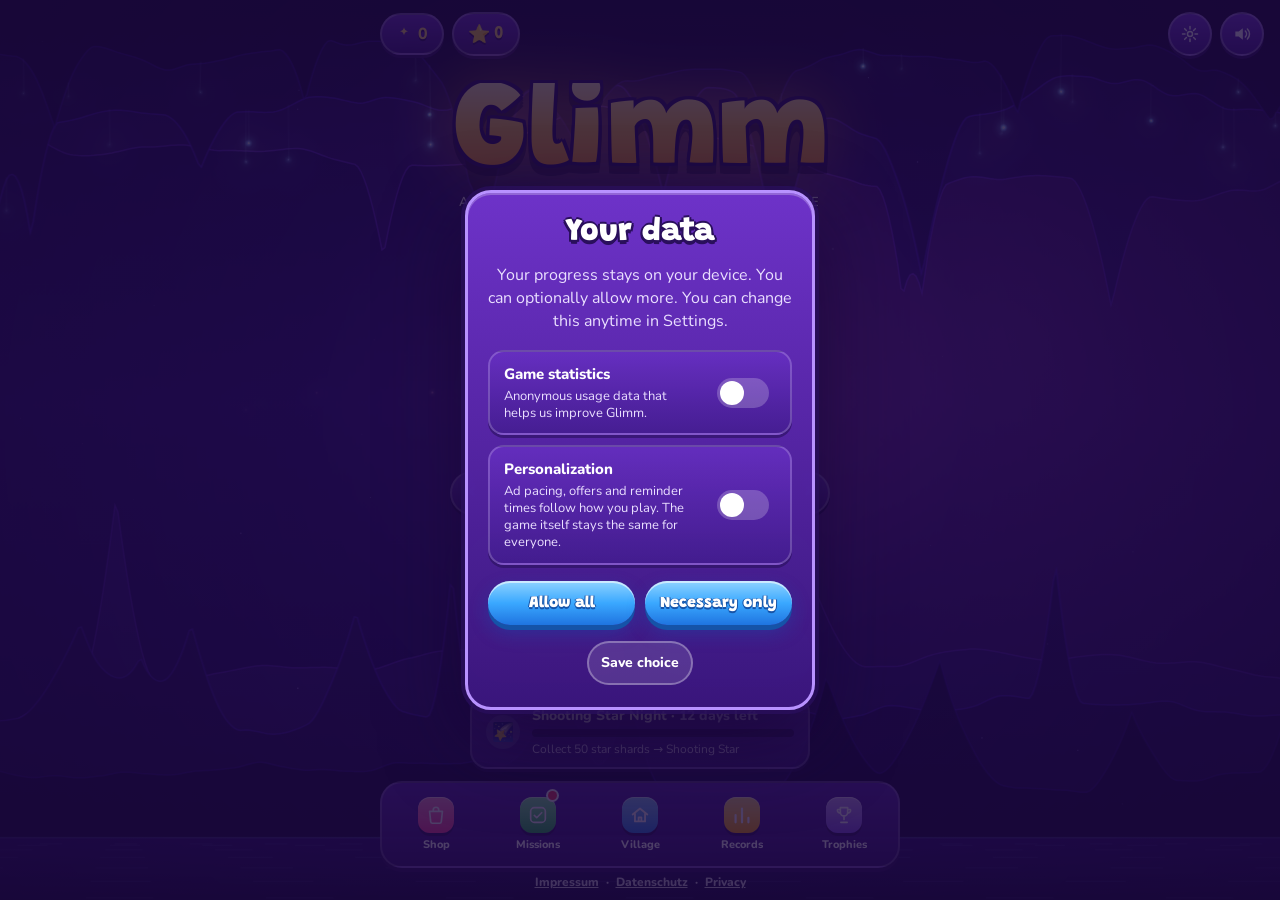
<file: index.html>
<!doctype html>
<html lang="de">
<head>
<meta charset="utf-8">
<meta name="viewport" content="width=device-width, initial-scale=1, viewport-fit=cover, user-scalable=no">
<meta name="theme-color" content="#1a0b3d">
<link rel="stylesheet" href="fonts/fonts.css">
<title>Glimm</title>
<style>
/* Layout: full-bleed canvas game; HUD floats on top; menu is a vertical stack with bottom nav; sheets slide over for meta screens */
:root {
  --cave: #0a1420;
  --glass: rgba(10, 20, 32, .66);
  --panel: rgba(18, 32, 48, .72);
  --line: rgba(160, 210, 230, .16);
  --glow: #ffe08a;
  --glow-deep: #c98f2c;
  --ember: #ff9d5c;
  --teal: #7fe9d9;
  --text: #eef5f3;
  --muted: #93aeb0;
  --good: #8ff2b0;
  --display: "Grandstander", "Trebuchet MS", system-ui, sans-serif;
  --body: "Nunito", system-ui, -apple-system, sans-serif;
  color-scheme: dark;
}
html, body { height: 100%; }
[hidden] { display: none !important; }
body {
  margin: 0; background: var(--cave); color: var(--text); font-family: var(--body);
  overflow: hidden; -webkit-user-select: none; user-select: none; -webkit-tap-highlight-color: transparent;
}
button { font-family: inherit; color: inherit; }
.stage { position: relative; height: 100%; overflow: hidden; }
canvas#c { display: block; width: 100%; height: 100%; touch-action: none; }
.spark-ico { width: 1em; height: 1em; vertical-align: -.12em; flex: none; }

/* ---------- HUD ---------- */
.hud { position: absolute; top: 14px; left: 0; right: 0; display: flex; flex-direction: column; align-items: center; gap: 6px; pointer-events: none; }
.score {
  font-family: var(--display); font-weight: 900; font-size: 58px; line-height: 1; color: #fffaf0; font-variant-numeric: tabular-nums;
  text-shadow: 0 0 22px rgba(255, 210, 120, .55), 0 3px 0 rgba(0, 0, 0, .35);
}
.score.pop { animation: pop .28s cubic-bezier(.3, 1.6, .5, 1); }
@keyframes pop { 0% { transform: scale(1.35); } 100% { transform: scale(1); } }
.meter { display: flex; align-items: center; gap: 8px; }
.bar { width: 112px; height: 7px; border-radius: 4px; background: rgba(238, 245, 243, .12); overflow: hidden; box-shadow: inset 0 0 0 1px rgba(255,255,255,.06); }
.bar i { display: block; height: 100%; width: 100%; border-radius: 4px; background: linear-gradient(90deg, var(--ember), var(--glow)); box-shadow: 0 0 10px var(--glow); transition: width .12s linear; }
.meter.low .bar i { animation: blink .5s ease-in-out infinite alternate; }
@keyframes blink { to { opacity: .35; } }
.hud-sub { display: flex; gap: 8px; align-items: center; font-weight: 800; font-size: 14px; color: var(--glow); font-variant-numeric: tabular-nums; }
.pu { font-size: 12px; font-weight: 800; padding: 3px 9px; border-radius: 999px; background: rgba(10,20,32,.6); border: 1px solid var(--line); color: var(--text); }

.corner {
  position: absolute; top: 12px; width: 44px; height: 44px; border-radius: 50%; z-index: 6;
  display: grid; place-items: center; cursor: pointer; color: var(--text); padding: 0;
  background: rgba(10, 20, 32, .45); border: 1px solid var(--line); backdrop-filter: blur(6px); -webkit-backdrop-filter: blur(6px);
}
.corner svg { width: 20px; height: 20px; }
#mute { right: max(16px, env(safe-area-inset-right, 0px)); }
#pause { left: max(16px, env(safe-area-inset-left, 0px)); }
button:focus-visible { outline: 3px solid var(--teal); outline-offset: 3px; }

/* ---------- overlays & buttons ---------- */
.overlay {
  position: absolute; inset: 0; display: flex; flex-direction: column; align-items: center; justify-content: center; gap: 18px;
  text-align: center; padding-block: 24px;
  padding-left: max(16px, env(safe-area-inset-left, 0px)); padding-right: max(16px, env(safe-area-inset-right, 0px));
}
.btn {
  font-family: var(--display); font-weight: 900; font-size: 22px; color: #3a2205; cursor: pointer;
  background: linear-gradient(180deg, #fff1c2, var(--glow) 45%, #f2b84b); border: 0; border-radius: 999px; padding: 15px 40px;
  box-shadow: 0 0 30px rgba(255, 210, 120, .4), 0 5px 0 #a8701f, inset 0 1px 0 rgba(255,255,255,.7);
}
.btn:active { transform: translateY(3px); box-shadow: 0 0 30px rgba(255, 210, 120, .4), 0 2px 0 #a8701f, inset 0 1px 0 rgba(255,255,255,.7); }
.btn:disabled { filter: grayscale(.6) brightness(.75); cursor: default; }
.btn.ghost { background: rgba(10,20,32,.35); color: var(--text); box-shadow: inset 0 0 0 1.5px var(--line); font-size: 18px; padding: 12px 26px; }
.btn.ghost:active { transform: translateY(1px); }
.btn.teal { background: linear-gradient(180deg, #d8fff8, var(--teal) 50%, #45bfae); color: #06322c; box-shadow: 0 0 26px rgba(127,233,217,.35), 0 5px 0 #2a8476, inset 0 1px 0 rgba(255,255,255,.7); }
.sbtn {
  font: 800 14px var(--body); padding: 9px 14px; border-radius: 999px; border: 0; cursor: pointer; white-space: nowrap;
  background: var(--glow); color: #3a2205; display: inline-flex; align-items: center; gap: 5px;
}
.sbtn.ghost { background: transparent; color: var(--text); box-shadow: inset 0 0 0 1.5px var(--line); }
.sbtn.teal { background: var(--teal); color: #06322c; }
.sbtn:disabled { opacity: .45; cursor: default; }

.card {
  width: min(350px, 100%); box-sizing: border-box; padding: 24px 20px 22px; border-radius: 26px;
  background: var(--glass); border: 1px solid var(--line); backdrop-filter: blur(14px); -webkit-backdrop-filter: blur(14px);
  box-shadow: 0 30px 80px rgba(0, 0, 0, .45); display: flex; flex-direction: column; align-items: center; gap: 16px;
  animation: rise .45s cubic-bezier(.2, 1.2, .4, 1) both;
}
@keyframes rise { from { transform: translateY(24px) scale(.96); opacity: 0; } }
.card h2 { margin: 0; font-family: var(--display); font-weight: 900; font-size: 32px; }
.card p { margin: 0; color: var(--muted); line-height: 1.45; }
.row { display: flex; gap: 10px; flex-wrap: wrap; justify-content: center; }
.col { display: flex; flex-direction: column; gap: 10px; width: 100%; align-items: stretch; }

/* ---------- menu ---------- */
.menu { justify-content: flex-start; gap: 0; padding-block: 12px 10px; }
.menu .topbar { width: 100%; max-width: 520px; min-height: 44px; display: flex; align-items: center; gap: 8px; padding-right: 56px; box-sizing: border-box; }
.pass { display: grid; gap: 6px; }
.pass .ph, .pass .pr { display: grid; grid-template-columns: 32px minmax(0, 1fr) minmax(0, 1fr); gap: 6px; align-items: center; }
.pass .ph b { font-size: 11px; letter-spacing: .1em; text-transform: uppercase; color: var(--muted); }
.pass .pr > span { width: 30px; height: 30px; border-radius: 50%; display: grid; place-items: center; font-weight: 800; font-size: 13px; background: rgba(255,255,255,.08); color: var(--muted); }
.pass .pr > span.on { background: var(--glow); color: #3a2205; }
.pc { font: 800 13px var(--body); padding: 10px 6px; border-radius: 12px; border: 1px solid var(--line); background: var(--panel); color: var(--text); display: flex; align-items: center; justify-content: center; gap: 4px; min-width: 0; overflow: hidden; white-space: nowrap; text-overflow: ellipsis; }
.pc.can { background: var(--glow); color: #3a2205; border-color: var(--glow); cursor: pointer; }
.pc.got { opacity: .45; }
.odds { font-size: 11px !important; }
.item.deal { border-color: rgba(255,157,92,.5); }
.piggy-line { font: 800 13px var(--body); color: var(--muted); background: none; border: 0; cursor: pointer; padding: 0; }
.event .sbtn { flex: none; }
body.has-banner .menu { padding-bottom: 72px; }
.chip {
  display: inline-flex; align-items: center; gap: 6px; padding: 8px 14px; border-radius: 999px; font-weight: 800; color: var(--glow);
  background: rgba(10,20,32,.55); border: 1px solid var(--line); font-variant-numeric: tabular-nums; backdrop-filter: blur(6px); -webkit-backdrop-filter: blur(6px);
}
.title { display: flex; flex-direction: column; align-items: center; gap: 8px; margin-top: 3vh; }
.title h1 {
  margin: 0; font-family: var(--display); font-weight: 900; font-size: clamp(72px, 22vw, 120px); line-height: .85;
  background: linear-gradient(180deg, #fff6d6 10%, var(--glow) 55%, var(--glow-deep) 100%);
  -webkit-background-clip: text; background-clip: text; color: transparent;
  filter: drop-shadow(0 0 26px rgba(255, 200, 110, .45)) drop-shadow(0 4px 0 rgba(60, 30, 5, .6));
}
.title p { margin: 0; color: var(--muted); font-size: 13px; letter-spacing: .18em; text-transform: uppercase; font-weight: 600; }
.grow { flex: 1; min-height: 16px; }
.world-pick { display: flex; align-items: center; gap: 10px; width: 100%; max-width: 380px; }
.arrow {
  width: 44px; height: 44px; flex: none; border-radius: 50%; border: 1px solid var(--line); background: rgba(10,20,32,.45);
  font: 900 22px var(--display); cursor: pointer; display: grid; place-items: center; padding: 0;
}
.world-info { flex: 1; min-width: 0; display: flex; flex-direction: column; gap: 3px; }
.world-info b { font-family: var(--display); font-size: 21px; }
.world-info small { color: var(--muted); font-size: 13px; line-height: 1.3; }
.dots { display: flex; gap: 6px; justify-content: center; margin-top: 4px; }
.dots i { width: 6px; height: 6px; border-radius: 50%; background: rgba(255,255,255,.2); }
.dots i.on { background: var(--glow); }
.cta { display: flex; flex-direction: column; gap: 10px; width: 100%; max-width: 340px; margin-top: 14px; }
.cta .btn { width: 100%; }
.daily-btn { display: flex; flex-direction: column; align-items: center; gap: 1px; line-height: 1.1; }
.daily-btn small { font: 700 12px var(--body); color: var(--muted); }
.event {
  margin-top: 12px; width: 100%; max-width: 340px; box-sizing: border-box; display: flex; align-items: center; gap: 12px; text-align: left;
  padding: 10px 14px; border-radius: 18px; background: var(--panel); border: 1px solid var(--line); cursor: pointer;
}
.event .ico { width: 34px; height: 34px; border-radius: 50%; flex: none; display: grid; place-items: center; font-size: 18px; }
.event .txt { flex: 1; min-width: 0; display: flex; flex-direction: column; gap: 4px; }
.event b { font-size: 14px; }
.event small { font-size: 12px; color: var(--muted); }
.progress { height: 6px; border-radius: 3px; background: rgba(255,255,255,.1); overflow: hidden; }
.progress i { display: block; height: 100%; border-radius: 3px; background: linear-gradient(90deg, var(--ember), var(--glow)); }
.nav { margin-top: 12px; width: 100%; max-width: 520px; display: grid; grid-template-columns: repeat(5, minmax(0, 1fr)); gap: 2px; }
.nav button {
  position: relative; background: none; border: 0; display: flex; flex-direction: column; align-items: center; gap: 4px;
  font: 700 11px var(--body); padding: 8px 2px; border-radius: 14px; cursor: pointer; min-width: 0;
}
.nav button span { max-width: 100%; overflow: hidden; text-overflow: ellipsis; white-space: nowrap; color: var(--muted); }
.nav svg { width: 24px; height: 24px; }
.ndot { position: absolute; top: 4px; left: calc(50% + 8px); width: 9px; height: 9px; border-radius: 50%; background: var(--ember); box-shadow: 0 0 8px var(--ember); }

/* ---------- ready / hint ---------- */
.ready { pointer-events: none; justify-content: flex-end; padding-block: 0 21vh; gap: 10px; }
.ready .tap { width: 54px; height: 54px; border-radius: 50%; border: 2px solid rgba(255,255,255,.7); position: relative; animation: tap 1.1s ease-in-out infinite; }
.ready .tap::after { content: ""; position: absolute; inset: 14px; border-radius: 50%; background: rgba(255,255,255,.85); }
@keyframes tap { 0%, 100% { transform: scale(1); opacity: .9; } 50% { transform: scale(.82); opacity: .6; } }
.tailwind { max-width: 300px; padding: 10px 16px; border-radius: 16px; background: rgba(127,233,217,.14); border: 1px solid rgba(127,233,217,.4); font: 800 14px var(--body); color: var(--teal); text-shadow: none; margin-bottom: 14px; }
.offer { display: flex; align-items: center; justify-content: space-between; gap: 10px; width: 100%; box-sizing: border-box; padding: 10px 12px 10px 16px; border-radius: 16px; background: rgba(127,233,217,.08); border: 1px dashed rgba(127,233,217,.35); text-align: left; font-size: 13px; font-weight: 700; }
.ready span { font-family: var(--display); font-size: 20px; text-shadow: 0 2px 10px rgba(0,0,0,.6); }
.hint {
  position: absolute; left: 16px; right: 16px; bottom: 15vh; text-align: center; pointer-events: none;
  font: 900 19px var(--display); text-shadow: 0 2px 12px #000, 0 0 2px #000; transition: opacity .35s; opacity: 0;
}
.hint.on { opacity: 1; }

/* ---------- results ---------- */
.result { display: grid; grid-template-columns: auto 1fr; gap: 16px; align-items: center; width: 100%; }
.medal {
  width: 84px; height: 84px; border-radius: 50%; display: grid; place-items: center; font-size: 34px;
  background: radial-gradient(circle at 35% 30%, #ffffff55, transparent 45%), var(--medal, #3b5566);
  box-shadow: 0 0 0 4px rgba(255,255,255,.08), 0 0 28px var(--medal-glow, transparent);
}
.stats { display: grid; gap: 8px; text-align: left; }
.stat small { display: block; font-size: 11px; letter-spacing: .16em; text-transform: uppercase; color: var(--muted); font-weight: 800; }
.stat b { font-family: var(--display); font-size: 34px; line-height: 1; font-variant-numeric: tabular-nums; }
.rank { font-weight: 800; color: var(--glow); font-size: 14px; }
.earn { display: flex; align-items: center; justify-content: space-between; gap: 10px; width: 100%; padding: 10px 12px 10px 16px; box-sizing: border-box; border-radius: 16px; background: rgba(255,224,138,.08); border: 1px solid rgba(255,224,138,.2); }
.earn b { font: 900 22px var(--display); color: var(--glow); display: flex; align-items: center; gap: 6px; font-variant-numeric: tabular-nums; }
.newbest {
  font-family: var(--display); font-size: 14px; letter-spacing: .1em; text-transform: uppercase; color: #3a2205;
  background: var(--glow); padding: 5px 12px; border-radius: 999px; box-shadow: 0 0 18px rgba(255, 210, 120, .6);
}
.ring { width: 92px; height: 92px; position: relative; display: grid; place-items: center; }
.ring svg { position: absolute; inset: 0; transform: rotate(-90deg); }
.ring b { font: 900 34px var(--display); }

/* ---------- sheets ---------- */
.sheet-wrap { position: absolute; inset: 0; z-index: 8; display: flex; justify-content: center; background: rgba(4, 8, 14, .62); backdrop-filter: blur(12px); -webkit-backdrop-filter: blur(12px); }
.sheet { width: 100%; max-width: 540px; height: 100%; display: flex; flex-direction: column; min-height: 0; animation: rise .35s ease both; }
.sheet header {
  display: flex; align-items: center; gap: 12px; padding-block: 12px 8px;
  padding-left: max(16px, env(safe-area-inset-left, 0px)); padding-right: max(16px, env(safe-area-inset-right, 0px));
}
.sheet header h2 { flex: 1; min-width: 0; margin: 0; font: 900 26px var(--display); text-align: left; overflow: hidden; text-overflow: ellipsis; white-space: nowrap; }
.tabs { display: flex; gap: 6px; padding-block: 0 10px; padding-left: max(16px, env(safe-area-inset-left, 0px)); padding-right: max(16px, env(safe-area-inset-right, 0px)); overflow-x: auto; }
.tabs button { font: 800 14px var(--body); padding: 8px 14px; border-radius: 999px; border: 1px solid var(--line); background: transparent; cursor: pointer; white-space: nowrap; }
.tabs button.on { background: var(--text); color: #0a1420; border-color: var(--text); }
.sheet-body {
  flex: 1; min-height: 0; overflow-y: auto; -webkit-overflow-scrolling: touch; display: flex; flex-direction: column; gap: 10px;
  padding-block: 4px 28px; padding-left: max(16px, env(safe-area-inset-left, 0px)); padding-right: max(16px, env(safe-area-inset-right, 0px));
}
.sec { font: 800 12px var(--body); letter-spacing: .14em; text-transform: uppercase; color: var(--muted); margin-top: 8px; text-align: left; }
.grid2 { display: grid; grid-template-columns: repeat(2, minmax(0, 1fr)); gap: 10px; }
.tile {
  background: var(--panel); border: 1px solid var(--line); border-radius: 18px; padding: 12px 10px; min-width: 0;
  display: flex; flex-direction: column; align-items: center; gap: 6px; text-align: center;
}
.tile canvas { width: 104px; height: 74px; }
.tile b { font-size: 15px; }
.tile small { color: var(--muted); font-size: 12px; min-height: 2.4em; line-height: 1.2; }
.tile.sel { border-color: var(--glow); box-shadow: inset 0 0 0 1px var(--glow), 0 0 18px rgba(255,210,120,.2); }
.tile.locked canvas { filter: brightness(.82) saturate(.9); }
.item { display: flex; align-items: center; gap: 12px; background: var(--panel); border: 1px solid var(--line); border-radius: 16px; padding: 12px 14px; text-align: left; }
.item .ic { width: 38px; height: 38px; border-radius: 12px; flex: none; display: grid; place-items: center; font-size: 20px; background: rgba(255,255,255,.06); }
.item .txt { flex: 1; min-width: 0; display: flex; flex-direction: column; gap: 4px; }
.item .txt b { font-size: 15px; }
.item .txt small { color: var(--muted); font-size: 13px; line-height: 1.3; }
.item.done { opacity: .55; }
.pips { display: flex; gap: 4px; }
.pips i { width: 16px; height: 6px; border-radius: 3px; background: rgba(255,255,255,.14); }
.pips i.on { background: var(--glow); }
.days { display: grid; grid-template-columns: repeat(7, minmax(0, 1fr)); gap: 6px; }
.day { border-radius: 12px; padding: 8px 2px; background: var(--panel); border: 1px solid var(--line); display: flex; flex-direction: column; align-items: center; gap: 4px; font-size: 11px; font-weight: 800; color: var(--muted); }
.day b { font-size: 13px; color: var(--glow); font-variant-numeric: tabular-nums; }
.day.got { opacity: .45; }
.day.now { border-color: var(--glow); box-shadow: 0 0 14px rgba(255,210,120,.3); color: var(--text); }
.toggle { width: 52px; height: 30px; border-radius: 999px; border: 0; padding: 3px; cursor: pointer; background: rgba(255,255,255,.16); display: flex; flex: none; }
.toggle i { width: 24px; height: 24px; border-radius: 50%; background: #fff; transition: transform .2s; }
.toggle.on { background: var(--teal); }
.toggle.on i { transform: translateX(22px); }
.seg { display: flex; flex-wrap: wrap; gap: 6px; justify-content: flex-end; }
.seg button { font: 800 13px var(--body); padding: 7px 11px; border-radius: 999px; border: 1px solid var(--line); background: transparent; cursor: pointer; }
.seg button.on { background: var(--text); color: #0a1420; }
.note { color: var(--muted); font-size: 13px; line-height: 1.45; text-align: left; }
.table { display: grid; grid-template-columns: auto 1fr auto; gap: 8px 12px; align-items: center; background: var(--panel); border: 1px solid var(--line); border-radius: 16px; padding: 12px 14px; text-align: left; font-variant-numeric: tabular-nums; }
.table .n { color: var(--muted); font-weight: 800; }
.table b { font-family: var(--display); font-size: 18px; text-align: right; }

/* ---------- toasts, share, ad ---------- */
.toasts { position: absolute; bottom: max(22px, env(safe-area-inset-bottom, 0px)); left: 0; right: 0; z-index: 20; display: flex; flex-direction: column; align-items: center; gap: 8px; pointer-events: none; }
.toast {
  max-width: calc(100% - 32px); box-sizing: border-box; padding: 10px 16px; border-radius: 999px; font-weight: 800; font-size: 14px;
  background: rgba(10, 20, 32, .9); border: 1px solid rgba(255,224,138,.35); box-shadow: 0 10px 30px rgba(0,0,0,.4);
  animation: toast 2.3s ease both;
}
@keyframes toast { 0% { opacity: 0; transform: translateY(10px) scale(.96); } 10% { opacity: 1; transform: none; } 85% { opacity: 1; } 100% { opacity: 0; } }
.share-img { width: 100%; max-width: 260px; border-radius: 16px; box-shadow: 0 10px 40px rgba(0,0,0,.5); }
textarea.share-txt { width: 100%; box-sizing: border-box; min-height: 74px; resize: none; border-radius: 12px; border: 1px solid var(--line); background: rgba(0,0,0,.25); color: var(--text); font: 600 13px var(--body); padding: 10px; -webkit-user-select: text; user-select: text; }
.ad { position: absolute; inset: 0; z-index: 30; background: #04070c; display: flex; flex-direction: column; align-items: center; justify-content: center; gap: 12px; text-align: center; padding: 24px; }
.ad b { font: 900 26px var(--display); }
.ad small { color: var(--muted); max-width: 30ch; line-height: 1.4; }

/* ---------- candy theme: saturated jewel tones, outlined type, chunky glossy controls ---------- */
:root {
  --cave: #1a0b3d; --glass: rgba(52, 20, 110, .9); --panel: rgba(78, 34, 150, .62); --line: rgba(255, 255, 255, .22);
  --glow: #ffd23f; --glow-deep: #ff8a00; --ember: #ff5fa2; --teal: #2ee6c5; --text: #ffffff; --muted: #d6c6ff; --ink: #2a0f5c;
}
.btn { color: #fff; border-radius: 22px; background: linear-gradient(180deg, #a4ff7f 0%, #4fe35f 45%, #22b84a 100%);
  box-shadow: 0 6px 0 #138a35, 0 10px 24px rgba(20, 120, 50, .45), inset 0 2px 0 rgba(255,255,255,.65), inset 0 -4px 0 rgba(0,0,0,.08);
  text-shadow: 0 2px 0 #138a35, 0 -1px 0 #138a35, 1px 0 0 #138a35, -1px 0 0 #138a35; }
.btn:active { box-shadow: 0 2px 0 #138a35, 0 4px 12px rgba(20,120,50,.4), inset 0 2px 0 rgba(255,255,255,.65); }
.btn.ghost { background: linear-gradient(180deg, #8fd3ff 0%, #3aa8ff 50%, #1f74e0 100%); color: #fff; text-shadow: 0 2px 0 #1553a8, 1px 0 0 #1553a8, -1px 0 0 #1553a8;
  box-shadow: 0 5px 0 #1553a8, 0 8px 18px rgba(20, 80, 180, .4), inset 0 2px 0 rgba(255,255,255,.55); }
.btn.ghost:active { transform: translateY(3px); box-shadow: 0 2px 0 #1553a8, inset 0 2px 0 rgba(255,255,255,.55); }
.btn.teal { background: linear-gradient(180deg, #ffa3d6 0%, #ff4fa3 50%, #e0207f 100%); color: #fff; text-shadow: 0 2px 0 #a3125b, 1px 0 0 #a3125b, -1px 0 0 #a3125b;
  box-shadow: 0 5px 0 #a3125b, 0 8px 18px rgba(200, 20, 110, .4), inset 0 2px 0 rgba(255,255,255,.55); }
.sbtn { background: linear-gradient(180deg, #ffe680, #ffc21a); color: #6a3500; font-weight: 900; box-shadow: 0 3px 0 #c97a00, inset 0 1px 0 rgba(255,255,255,.7); }
.sbtn.ghost { background: rgba(255,255,255,.12); color: #fff; box-shadow: inset 0 0 0 2px rgba(255,255,255,.3); }
.sbtn.teal { background: linear-gradient(180deg, #ffa3d6, #ff4fa3); color: #fff; box-shadow: 0 3px 0 #a3125b, inset 0 1px 0 rgba(255,255,255,.6); }
.card { background: linear-gradient(180deg, rgba(112, 52, 205, .97), rgba(58, 22, 125, .97)); border: 3px solid #b892ff;
  box-shadow: 0 0 0 4px rgba(42, 15, 92, .75), 0 30px 80px rgba(20, 0, 50, .55), inset 0 2px 0 rgba(255,255,255,.25); }
.card h2, .sheet header h2 { color: #fff; text-shadow: 0 4px 0 var(--ink), 2px 0 0 var(--ink), -2px 0 0 var(--ink), 0 -2px 0 var(--ink), 2px 2px 0 var(--ink), -2px 2px 0 var(--ink); }
.card p, .note { color: #eadfff; }
.title h1 { background: linear-gradient(180deg, #fff7b0 0%, #ffd23f 42%, #ff8a00 100%); -webkit-background-clip: text; background-clip: text;
  filter: drop-shadow(3px 0 0 var(--ink)) drop-shadow(-3px 0 0 var(--ink)) drop-shadow(0 3px 0 var(--ink)) drop-shadow(0 -3px 0 var(--ink)) drop-shadow(0 8px 0 rgba(20, 5, 50, .55)) drop-shadow(0 0 30px rgba(255, 170, 40, .5)); }
.title p { color: #fff; text-shadow: 0 2px 0 var(--ink), 1px 0 0 var(--ink), -1px 0 0 var(--ink); }
.score { color: #fff; text-shadow: 0 4px 0 var(--ink), 3px 0 0 var(--ink), -3px 0 0 var(--ink), 0 -3px 0 var(--ink), 2px 2px 0 var(--ink), -2px 2px 0 var(--ink), 2px -2px 0 var(--ink), -2px -2px 0 var(--ink), 0 0 26px rgba(255, 210, 63, .7); }
.bar { height: 10px; border-radius: 6px; background: rgba(42, 15, 92, .75); box-shadow: inset 0 0 0 2px rgba(255,255,255,.25); }
.bar i { border-radius: 6px; background: linear-gradient(90deg, #ff4fa3, #ffd23f); box-shadow: 0 0 12px #ffd23f; }
.chip { color: #ffe066; background: linear-gradient(180deg, rgba(116, 54, 210, .92), rgba(62, 24, 134, .92)); border: 2px solid rgba(255,255,255,.28); text-shadow: 0 2px 0 var(--ink); box-shadow: 0 3px 0 var(--ink); }
.corner, .arrow { color: #fff; background: linear-gradient(180deg, rgba(124, 62, 226, .95), rgba(72, 28, 152, .95)); border: 2px solid rgba(255,255,255,.3); box-shadow: 0 3px 0 var(--ink); }
.world-info b { text-shadow: 0 3px 0 var(--ink), 2px 0 0 var(--ink), -2px 0 0 var(--ink), 0 -2px 0 var(--ink); }
.world-info small, .daily-btn small { color: #fff; opacity: .92; }
.dots i { background: rgba(255,255,255,.3); }
.dots i.on { background: #ffd23f; box-shadow: 0 0 8px #ffd23f; }
.event, .item, .tile, .table { background: linear-gradient(180deg, rgba(104, 48, 196, .8), rgba(66, 28, 142, .8)); border: 2px solid rgba(255,255,255,.2); box-shadow: 0 3px 0 rgba(42, 15, 92, .6); }
.event small, .item .txt small, .tile small, .table .n { color: #eadfff; }
.item .ic { background: rgba(255,255,255,.16); }
.progress { height: 8px; border-radius: 4px; background: rgba(30, 10, 70, .65); }
.progress i { background: linear-gradient(90deg, #ff4fa3, #ffd23f); }
.nav { padding: 6px 4px; box-sizing: border-box; border-radius: 22px; background: linear-gradient(180deg, rgba(96, 42, 186, .9), rgba(52, 18, 112, .92)); border: 2px solid rgba(255,255,255,.2); box-shadow: 0 4px 0 var(--ink); }
.nav button span { color: #fff; font-weight: 800; }
.nav button svg { width: 36px; height: 36px; padding: 7px; box-sizing: border-box; border-radius: 12px; color: #fff; box-shadow: 0 3px 0 rgba(0,0,0,.28), inset 0 1px 0 rgba(255,255,255,.55); }
.nav button:nth-child(1) svg { background: linear-gradient(180deg, #ff9ccf, #ff3f9a); }
.nav button:nth-child(2) svg { background: linear-gradient(180deg, #8dff9e, #24c048); }
.nav button:nth-child(3) svg { background: linear-gradient(180deg, #8fd3ff, #2a86ee); }
.nav button:nth-child(4) svg { background: linear-gradient(180deg, #ffe680, #ffad00); }
.nav button:nth-child(5) svg { background: linear-gradient(180deg, #cfadff, #8752f2); }
.ndot { top: 2px; left: calc(50% + 10px); background: #ff3b5c; box-shadow: 0 0 0 2px #fff; }
.tabs button { color: #fff; border: 2px solid rgba(255,255,255,.25); }
.tabs button.on { color: #6a3500; background: linear-gradient(180deg, #ffe680, #ffc21a); border-color: #ffe680; }
.sheet-wrap { background: linear-gradient(180deg, rgba(44, 14, 98, .9), rgba(22, 6, 54, .94)); }
.sec { color: #ffd23f; text-shadow: 0 2px 0 var(--ink); }
.tile.sel { border-color: #ffd23f; box-shadow: 0 0 0 2px #ffd23f, 0 0 22px rgba(255, 210, 63, .45); }
.toast { color: #fff; background: linear-gradient(180deg, #ff6fb5, #e0207f); border: 2px solid #fff; text-shadow: 0 1px 0 #a3125b; box-shadow: 0 4px 0 #a3125b, 0 10px 30px rgba(0,0,0,.35); }
.newbest { color: #6a3500; background: linear-gradient(180deg, #fff17a, #ffb300); box-shadow: 0 0 22px rgba(255, 200, 0, .7), 0 3px 0 #c97a00; }
.earn { background: rgba(255, 210, 63, .15); border: 2px solid rgba(255, 210, 63, .55); }
.earn b, .rank, .hud-sub { color: #ffe066; text-shadow: 0 2px 0 var(--ink), 1px 0 0 var(--ink), -1px 0 0 var(--ink); }
.stat small { color: #eadfff; }
.stat b { text-shadow: 0 3px 0 var(--ink), 2px 0 0 var(--ink), -2px 0 0 var(--ink); }
.medal { box-shadow: 0 0 0 4px #fff, 0 7px 0 4px var(--ink), 0 0 30px var(--medal-glow, transparent); }
.offer { background: rgba(255, 79, 163, .2); border: 2px dashed #ff9ccf; }
.tailwind { color: #fff; background: rgba(46, 230, 197, .25); border: 2px solid #2ee6c5; }
.toggle { background: rgba(255,255,255,.22); }
.toggle.on { background: #3ddc5a; }
.seg button { color: #fff; border: 2px solid rgba(255,255,255,.25); }
.seg button.on { color: #6a3500; background: linear-gradient(180deg, #ffe680, #ffc21a); }
.pc { background: rgba(66, 28, 142, .85); border: 2px solid rgba(255,255,255,.16); }
.pc.can { color: #fff; background: linear-gradient(180deg, #a4ff7f, #24c048); border-color: #fff; text-shadow: 0 1px 0 #138a35; }
.pass .pr > span.on { color: #6a3500; background: #ffd23f; }
.day { color: #eadfff; background: rgba(66, 28, 142, .85); border: 2px solid rgba(255,255,255,.16); }
.day b { color: #ffe066; }
.day.now { border-color: #ffd23f; background: linear-gradient(180deg, rgba(255, 210, 63, .4), rgba(255, 140, 0, .25)); box-shadow: 0 0 16px rgba(255, 210, 63, .6); }
.ready span, .hint { text-shadow: 0 3px 0 var(--ink), 2px 0 0 var(--ink), -2px 0 0 var(--ink), 0 -2px 0 var(--ink); }
.pu { background: rgba(112, 52, 205, .85); border: 2px solid rgba(255,255,255,.3); }
.piggy-line { color: #ffb3d9; }
.ad { background: #1a0b3d; }
.lg { display: grid; gap: 6px; }
.lg-row { display: grid; grid-template-columns: 34px 1fr auto; gap: 10px; align-items: center; padding: 10px 14px; border-radius: 14px; background: rgba(66, 28, 142, .8); border: 2px solid rgba(255,255,255,.14); font-variant-numeric: tabular-nums; }
.lg-row span:first-child { font-weight: 900; color: #eadfff; }
.lg-row b { min-width: 0; overflow: hidden; text-overflow: ellipsis; white-space: nowrap; text-align: left; }
.lg-row span:last-child { font: 900 16px var(--display); color: #ffe066; }
.lg-row.up { border-color: rgba(61, 220, 90, .7); background: rgba(40, 140, 70, .45); }
.lg-row.down { border-color: rgba(255, 80, 100, .7); background: rgba(150, 30, 60, .45); }
.lg-row.me { box-shadow: 0 0 0 2px #ffd23f, 0 0 16px rgba(255, 210, 63, .45); }
.lg-input { font: 800 17px var(--body); padding: 12px 14px; border-radius: 14px; border: 2px solid rgba(255,255,255,.3); background: rgba(20, 6, 50, .6); color: #fff; -webkit-user-select: text; user-select: text; }

.streak-pill { margin-top: 4px; padding: 6px 14px; border-radius: 999px; font: 900 15px var(--display); color: #fff; background: linear-gradient(180deg, #ffb347, #ff5f2e); border: 2px solid #fff; box-shadow: 0 3px 0 #a3300c, 0 0 18px rgba(255, 120, 40, .6); text-shadow: 0 2px 0 #a3300c; }
.streak-pill.cold { background: linear-gradient(180deg, #9aa3c7, #5b6390); box-shadow: 0 3px 0 #2e3460; text-shadow: 0 2px 0 #2e3460; }

@media (prefers-reduced-motion: reduce) {
  .score.pop, .card, .sheet, .ready .tap, .meter.low .bar i, .toast { animation: none; }
  .btn:active { transform: none; }
}
@media (max-height: 640px) {
  .title { margin-top: 0; } .title h1 { font-size: 64px; } .cta { margin-top: 8px; } .event { margin-top: 8px; }
}

/* v2.7 journey + village */
.lvl-btn { display: flex; flex-direction: column; align-items: center; gap: 2px; line-height: 1.05; }
.lvl-btn span { font-size: 30px; }
.lvl-btn small { font: 800 13px var(--body); opacity: .95; text-shadow: 0 1px 0 rgba(0,0,0,.35); }
.hard-tag { font-style: normal; font: 900 13px var(--body); background: #ff3b5c; color: #fff; border: 2px solid #fff; border-radius: 999px; padding: 2px 8px; vertical-align: middle; text-shadow: none; box-shadow: 0 2px 0 #a3125b; }
.cta-row { display: flex; gap: 10px; }
.cta-row .btn { flex: 1; min-width: 0; font-size: 17px; padding: 10px 8px; }
.cta-row .daily-btn small { font-size: 10.5px; white-space: nowrap; overflow: hidden; text-overflow: ellipsis; max-width: 100%; }
.star-chip { position: relative; display: flex; align-items: center; gap: 4px; cursor: pointer; font: 900 18px var(--display); }
.star-chip .ndot { top: -3px; left: auto; right: -3px; }
.goal-hud { margin-top: 4px; display: inline-flex; align-items: center; gap: 6px; padding: 4px 12px; border-radius: 999px; background: rgba(60,20,130,.75); border: 2px solid rgba(255,255,255,.5); font: 900 18px var(--display); color: #fff; text-shadow: 0 2px 0 var(--ink); }
.goal-hud.done { background: linear-gradient(180deg, #a4ff7f, #22b84a); }
.win-stars { display: flex; gap: 8px; justify-content: center; margin: 2px 0 6px; }
.win-stars i { font-style: normal; font-size: 54px; line-height: 1; color: rgba(255,255,255,.18); text-shadow: 0 3px 0 rgba(0,0,0,.25); transition: transform .35s cubic-bezier(.3,1.8,.5,1), color .2s; }
.win-stars i:nth-child(2) { font-size: 66px; transform: translateY(-6px); }
.win-stars i.on { color: #ffd23f; text-shadow: 0 3px 0 #c97a00, 0 0 22px rgba(255,210,63,.9); transform: scale(1.15); }
.win-stars i.on:nth-child(2) { transform: translateY(-6px) scale(1.15); }
.lvl-badge { font: 900 34px var(--display); color: #fff; text-shadow: 0 3px 0 var(--ink); }
.lvl-world { color: #fff; opacity: .9; font-weight: 700; }
.lvl-goal { display: flex; align-items: center; gap: 12px; width: 100%; box-sizing: border-box; padding: 14px; border-radius: 18px; background: rgba(255,255,255,.12); border: 2px solid rgba(255,255,255,.3); text-align: left; }
.lvl-goal .gi { font-size: 34px; }
.lvl-goal b { font: 800 17px var(--body); color: #fff; }
.boost-title { color: #ffe066; font: 900 16px var(--display); }
.boosts { display: flex; gap: 10px; width: 100%; }
.boost { flex: 1; display: flex; flex-direction: column; align-items: center; gap: 2px; padding: 10px 6px; border-radius: 16px; border: 2px solid rgba(255,255,255,.3); background: rgba(255,255,255,.1); color: #fff; font: 800 13px var(--body); cursor: pointer; }
.boost .bi { font-size: 26px; }
.boost em { font-style: normal; color: #ffe066; display: flex; align-items: center; gap: 3px; }
.boost.on { background: linear-gradient(180deg, #a4ff7f, #22b84a); border-color: #fff; box-shadow: 0 0 16px rgba(120,255,120,.6); }
.boost.on em { color: #fff; }
.boost:disabled { opacity: .45; }
.village { width: 100%; border-radius: 18px; overflow: hidden; border: 3px solid rgba(255,255,255,.35); box-shadow: 0 6px 24px rgba(0,0,0,.35); margin-bottom: 10px; }
.village canvas { display: block; width: 100%; }
.vbar { height: 8px; border-radius: 99px; background: rgba(255,255,255,.15); overflow: hidden; margin: 6px 0 2px; }
.vbar i { display: block; height: 100%; background: linear-gradient(90deg, #ffd23f, #ff8a3d); border-radius: 99px; }
@media (max-height: 760px) {
  .world-info small, .world-pick .dots { display: none; }
  .world-pick { margin-top: 0; } .title h1 { font-size: 58px; } .title p { font-size: 11px; letter-spacing: .14em; }
  .lvl-btn span { font-size: 26px; } .cta { gap: 8px; margin-top: 6px; } .cta-row .btn { padding: 8px 6px; }
}
#winVillage { white-space: nowrap; font-size: 17px; }

/* v2.8 UX: thumb-sized targets, gear, close X, edge swipe, pull to refresh */
#gear { right: calc(max(16px, env(safe-area-inset-right, 0px)) + 52px); }
.menu .topbar { padding-right: 108px; }
.sbtn, .seg button, .tabs button, .btn, .star-chip, .boost { min-height: 44px; }
.sbtn, .seg button { display: inline-flex; align-items: center; justify-content: center; gap: 4px; }
.toggle { width: 66px; height: 44px; border: 7px solid transparent !important; background-clip: padding-box; box-sizing: border-box; }
.sbtn.danger { background: linear-gradient(180deg, #ff8a9c, #ff3b5c 55%, #d61f45); color: #fff; box-shadow: 0 3px 0 #8e1030; text-shadow: 0 1px 0 #8e1030; }
.card { position: relative; }
.x-close { position: absolute; top: 8px; right: 8px; width: 44px; height: 44px; border-radius: 50%; border: 2px solid rgba(255,255,255,.35); background: rgba(0,0,0,.22); color: #fff; font: 900 26px/1 var(--body); cursor: pointer; display: grid; place-items: center; padding: 0 0 2px; }
.sheet { will-change: transform; }
.ptr { height: 0; overflow: hidden; text-align: center; color: #fff; font: 800 13px var(--body); opacity: .9; transition: height .2s; display: flex; align-items: center; justify-content: center; flex: none; }
.ptr.spin::before { content: ''; width: 14px; height: 14px; margin-right: 8px; border-radius: 50%; border: 2px solid #fff; border-right-color: transparent; animation: ptrspin .7s linear infinite; }
#win h2, .lvl-badge { padding: 0 40px; box-sizing: border-box; max-width: 100%; }
.vol { -webkit-appearance: none; appearance: none; width: 130px; height: 44px; background: transparent; flex: none; cursor: pointer; }
.vol::-webkit-slider-runnable-track { height: 8px; border-radius: 99px; background: linear-gradient(90deg, #ffd23f, #ff8a3d); }
.vol::-moz-range-track { height: 8px; border-radius: 99px; background: linear-gradient(90deg, #ffd23f, #ff8a3d); }
.vol::-webkit-slider-thumb { -webkit-appearance: none; width: 26px; height: 26px; margin-top: -9px; border-radius: 50%; background: #fff; border: 3px solid #ff8a3d; box-shadow: 0 2px 0 rgba(0,0,0,.3); }
.vol::-moz-range-thumb { width: 22px; height: 22px; border-radius: 50%; background: #fff; border: 3px solid #ff8a3d; }
.vol:disabled { opacity: .4; }
@keyframes ptrspin { to { transform: rotate(360deg); } }
.legal-links { margin: 6px 0 0; font: 700 12px var(--body, system-ui); text-align: center; opacity: .8; } .legal-links a { color: #fff; text-decoration: underline; padding: 4px; }
</style>

<div class="stage" id="stage">
  <canvas id="c"></canvas>

  <div class="hud" id="hud" hidden>
    <div class="score" id="score">0</div>
    <div class="goal-hud" id="goalHud" hidden></div>
    <div class="meter" id="meter">
      <svg class="spark-ico" viewBox="0 0 24 24" aria-hidden="true"><path fill="#ffe08a" d="M12 2c.6 3.6 2.6 5.6 6 6-3.4.4-5.4 2.4-6 6-.6-3.6-2.6-5.6-6-6 3.4-.4 5.4-2.4 6-6z"/></svg>
      <div class="bar"><i id="light"></i></div>
    </div>
    <div class="hud-sub"><span id="runSparks"></span><span id="puRow" class="row"></span></div>
  </div>

  <div class="overlay menu" id="menu">
    <div class="topbar"><button class="chip star-chip" id="starChip" style="order:3"><span>⭐</span><b id="starN">0</b><i class="ndot" id="dotVillage" hidden></i></button><div class="chip" id="livesChip" hidden style="order:2"></div><div class="chip"><svg class="spark-ico" viewBox="0 0 24 24" aria-hidden="true"><path fill="currentColor" d="M12 2c.6 3.6 2.6 5.6 6 6-3.4.4-5.4 2.4-6 6-.6-3.6-2.6-5.6-6-6 3.4-.4 5.4-2.4 6-6z"/></svg><b class="walletN">0</b></div></div>
    <div class="title"><h1>Glimm</h1><p data-i18n="tagline"></p><div class="streak-pill" id="streakChip" hidden></div></div>
    <div class="grow"></div>
    <div class="world-pick">
      <button class="arrow" id="wPrev" aria-label="‹">‹</button>
      <div class="world-info"><b id="wName"></b><small id="wDesc"></small><div class="dots" id="wDots"></div></div>
      <button class="arrow" id="wNext" aria-label="›">›</button>
    </div>
    <div class="cta">
      <button class="btn lvl-btn" id="lvlBtn"></button>
      <div class="cta-row"><button class="btn teal" id="play"></button><button class="btn ghost daily-btn" id="dailyBtn"><span data-i18n="daily"></span><small id="dailyInfo"></small></button></div>
    </div>
    <div class="event" id="eventBanner" role="button" tabindex="0"></div>
    <nav class="nav" id="nav">
      <button data-open="shop"><svg viewBox="0 0 24 24" aria-hidden="true"><path d="M5 8h14l-1.2 11.2a2 2 0 0 1-2 1.8H8.2a2 2 0 0 1-2-1.8z" fill="none" stroke="currentColor" stroke-width="1.8" stroke-linejoin="round"/><path d="M9 8V6.5a3 3 0 0 1 6 0V8" fill="none" stroke="currentColor" stroke-width="1.8"/></svg><span data-i18n="navShop"></span><i class="ndot" id="dotShop" hidden></i></button>
      <button data-open="missions"><svg viewBox="0 0 24 24" aria-hidden="true"><rect x="4" y="4" width="16" height="16" rx="4" fill="none" stroke="currentColor" stroke-width="1.8"/><path d="M8 12.5l2.6 2.5L16 9.5" fill="none" stroke="currentColor" stroke-width="1.8" stroke-linecap="round" stroke-linejoin="round"/></svg><span data-i18n="navMissions"></span><i class="ndot" id="dotMissions" hidden></i></button>
      <button data-open="village"><svg viewBox="0 0 24 24" aria-hidden="true"><path d="M4 11.5 12 5l8 6.5" fill="none" stroke="currentColor" stroke-width="2" stroke-linecap="round" stroke-linejoin="round"/><path d="M6.5 10v9h11v-9" fill="none" stroke="currentColor" stroke-width="2" stroke-linejoin="round"/><path d="M10.5 19v-4.5h3V19" fill="none" stroke="currentColor" stroke-width="2" stroke-linejoin="round"/></svg><span data-i18n="navVillage"></span><i class="ndot" id="dotVillageNav" hidden></i></button>
      <button data-open="ranks"><svg viewBox="0 0 24 24" aria-hidden="true"><path d="M5 20V12M12 20V5M19 20v-5" stroke="currentColor" stroke-width="2.4" stroke-linecap="round"/></svg><span data-i18n="navRanks"></span></button>
      <button data-open="trophies"><svg viewBox="0 0 24 24" aria-hidden="true"><path d="M8 4h8v5a4 4 0 0 1-8 0zM8 6H5a3 3 0 0 0 3 4M16 6h3a3 3 0 0 1-3 4M12 13v4M8.5 20h7" fill="none" stroke="currentColor" stroke-width="1.8" stroke-linecap="round" stroke-linejoin="round"/></svg><span data-i18n="navTrophies"></span><i class="ndot" id="dotTrophies" hidden></i></button>
    </nav>
    <p class="legal-links"><a href="impressum.html">Impressum</a> · <a href="datenschutz.html">Datenschutz</a> · <a href="privacy.html">Privacy</a></p>
  </div>

  <div class="overlay ready" id="ready" hidden><div class="tailwind" id="tailwindNote" hidden data-i18n="tailwindOn"></div><div class="tap"></div><span data-i18n="tapToFlap"></span></div>
  <div class="hint" id="hint"></div>

  <div class="overlay" id="paused" hidden>
    <div class="card">
      <h2 data-i18n="paused"></h2>
      <div class="col">
        <button class="btn" id="resume" data-i18n="resume"></button>
        <button class="btn ghost" id="toMenu1" data-i18n="menu"></button>
      </div>
    </div>
  </div>

  <div class="overlay" id="cont" hidden>
    <div class="card">
      <h2 data-i18n="secondChance"></h2>
      <div class="ring"><svg viewBox="0 0 92 92"><circle cx="46" cy="46" r="40" stroke="rgba(255,255,255,.12)" stroke-width="6" fill="none"/><circle id="ringArc" cx="46" cy="46" r="40" stroke="#7fe9d9" stroke-width="6" fill="none" stroke-linecap="round" stroke-dasharray="251.3" stroke-dashoffset="0"/></svg><b id="ringN">5</b></div>
      <div class="col">
        <button class="btn teal" id="contVideo"><span data-i18n="watchVideo"></span></button>
        <button class="btn ghost" id="contSparks"></button>
        <button class="sbtn ghost" id="contNo" style="align-self:center" data-i18n="noThanks"></button>
      </div>
    </div>
  </div>

  <div class="overlay" id="over" hidden>
    <div class="card">
      <h2 id="overH" data-i18n="lightOut"></h2>
      <div class="result">
        <div class="medal" id="medal">✨</div>
        <div class="stats">
          <div class="stat"><small data-i18n="score"></small><b id="final">0</b></div>
          <div class="stat"><small id="bestL" data-i18n="best"></small><b id="bestN">0</b></div>
        </div>
      </div>
      <div class="newbest" id="newbest" hidden data-i18n="newRecord"></div>
      <div class="offer" id="offer" hidden></div>
      <div class="rank" id="rankLine"></div>
      <div class="earn"><b><svg class="spark-ico" viewBox="0 0 24 24" aria-hidden="true"><path fill="currentColor" d="M12 2c.6 3.6 2.6 5.6 6 6-3.4.4-5.4 2.4-6 6-.6-3.6-2.6-5.6-6-6 3.4-.4 5.4-2.4 6-6z"/></svg><span id="earnN">+0</span></b><button class="sbtn teal" id="doubleBtn"><span data-i18n="doubleSparks"></span></button></div>
      <button class="piggy-line" id="piggyLine" hidden></button>
      <div class="col">
        <button class="btn" id="again" data-i18n="again"></button>
        <div class="row" style="flex-wrap:nowrap">
          <button class="btn ghost" id="shareBtn" style="flex:1" data-i18n="share"></button>
          <button class="btn ghost" id="toMenu2" style="flex:1" data-i18n="menu"></button>
        </div>
      </div>
    </div>
  </div>

  <div class="overlay" id="win" hidden>
    <div class="card">
      <button class="x-close" id="winClose" aria-label="×">×</button>
      <h2 id="winTitle"></h2>
      <div class="win-stars" id="winStars"><i>★</i><i>★</i><i>★</i></div>
      <div class="earn"><b id="winSparks"></b><b id="winStarGain"></b></div>
      <p class="note" id="winNote" style="text-align:center"></p>
      <div class="col">
        <button class="btn" id="winNext"></button>
        <div class="row" style="flex-wrap:nowrap">
          <button class="btn teal" id="winVillage" style="flex:1" data-i18n="villageGo"></button>
          <button class="btn ghost" id="toMenu3" style="flex:1" data-i18n="menu"></button>
        </div>
      </div>
    </div>
  </div>

  <div class="overlay" id="levelM" hidden style="z-index:8; background: rgba(26,8,60,.6)">
    <div class="card">
      <button class="x-close" id="lvlClose" aria-label="×">×</button>
      <div class="lvl-badge" id="lvlBadge"></div>
      <small class="lvl-world" id="lvlWorld"></small>
      <div class="lvl-goal" id="lvlGoal"></div>
      <p class="note" style="text-align:center" data-i18n="starsHint"></p>
      <b class="boost-title" data-i18n="boosts"></b>
      <div class="boosts" id="lvlBoosts"></div>
      <div class="col">
        <button class="btn" id="lvlGo" data-i18n="play"></button>
      </div>
    </div>
  </div>

  <div class="sheet-wrap" id="sheet" hidden>
    <div class="sheet">
      <header>
        <button class="arrow" id="sheetBack" aria-label="Zurück">‹</button>
        <h2 id="sheetTitle"></h2>
        <div class="chip"><svg class="spark-ico" viewBox="0 0 24 24" aria-hidden="true"><path fill="currentColor" d="M12 2c.6 3.6 2.6 5.6 6 6-3.4.4-5.4 2.4-6 6-.6-3.6-2.6-5.6-6-6 3.4-.4 5.4-2.4 6-6z"/></svg><b class="walletN">0</b></div>
      </header>
      <div class="tabs" id="sheetTabs"></div>
      <div class="ptr" id="ptr"></div><div class="sheet-body" id="sheetBody"></div>
    </div>
  </div>

  <div class="overlay" id="dailyM" hidden style="z-index:9; background: rgba(26,8,60,.55)">
    <div class="card">
      <h2 data-i18n="dailyReward"></h2>
      <div class="days" id="dailyDays" style="width:100%"></div>
      <p id="dailyNote"></p>
      <div class="col" id="dailySave" hidden><p id="dailySaveTxt"></p><div class="row"><button class="sbtn teal" id="saveVideo" data-i18n="watchVideo"></button><button class="sbtn" id="saveSparks"></button></div></div>
      <button class="btn" id="dailyClaim" data-i18n="claim"></button>
    </div>
  </div>

  <div class="overlay" id="shareM" hidden style="z-index:9; background: rgba(26,8,60,.7)">
    <div class="card">
      <img class="share-img" id="shareImg" alt="">
      <p style="font-size:12px" data-i18n="shareCard"></p>
      <textarea class="share-txt" id="shareTxt" readonly></textarea>
      <div class="row">
        <button class="btn" id="shareGo" data-i18n="share"></button>
        <button class="btn ghost" id="shareClose" data-i18n="back"></button>
      </div>
    </div>
  </div>

  <div class="overlay" id="livesM" hidden style="z-index:9; background: rgba(26,8,60,.6)">
    <div class="card">
      <h2 data-i18n="noLives"></h2>
      <div style="font-size:44px;line-height:1">❤️</div>
      <p id="livesInfo"></p>
      <div class="col">
        <button class="btn teal" id="livesVideo" data-i18n="plusLife"></button>
        <button class="btn ghost" id="livesRefill"></button>
        <button class="btn ghost" id="livesVip">👑 VIP</button>
        <button class="sbtn ghost" id="livesClose" style="align-self:center" data-i18n="back"></button>
      </div>
    </div>
  </div>

  <div class="overlay" id="capM" hidden style="z-index:9; background: rgba(26,8,60,.6)">
    <div class="card"><div style="font-size:56px;line-height:1">🔮</div><p data-i18n="capsuleResult"></p><b id="capRes" style="font: 900 24px var(--display); color: var(--glow)"></b><button class="btn" id="capClose">OK</button></div>
  </div>

  <div class="overlay" id="consentM" hidden style="z-index:12; background: rgba(26,8,60,.78)">
    <div class="card">
      <h2 data-i18n="privacyTitle"></h2>
      <p data-i18n="privacyText"></p>
      <div class="col">
        <div class="item"><div class="txt"><b data-i18n="cAnalytics"></b><small data-i18n="cAnalytics_d"></small></div><button class="toggle" id="cAnalytics" aria-label="Analytics"><i></i></button></div>
        <div class="item"><div class="txt"><b data-i18n="cPersonal"></b><small data-i18n="cPersonal_d"></small></div><button class="toggle" id="cPersonal" aria-label="Personalisierung"><i></i></button></div>
      </div>
      <div class="row" style="flex-wrap:nowrap;width:100%">
        <button class="btn ghost" id="cAll" style="flex:1;font-size:16px;padding:12px 8px" data-i18n="acceptAll"></button>
        <button class="btn ghost" id="cNone" style="flex:1;font-size:16px;padding:12px 8px" data-i18n="onlyNeeded"></button>
      </div>
      <button class="sbtn ghost" id="cSave" data-i18n="saveChoice"></button>
    </div>
  </div>

  <div class="overlay" id="welcomeM" hidden style="z-index:9; background: rgba(26,8,60,.6)">
    <div class="card"><div style="font-size:56px;line-height:1">🎁</div><h2 data-i18n="welcomeBack"></h2><p id="welcomeTxt"></p><button class="btn" id="welcomeOk" data-i18n="claim"></button></div>
  </div>

  <div class="overlay" id="pushM" hidden style="z-index:9; background: rgba(26,8,60,.6)">
    <div class="card"><div style="font-size:56px;line-height:1">🔔</div><h2 data-i18n="pushAskTitle"></h2><p id="pushReason"></p>
      <div class="col"><button class="btn" id="pushYes" data-i18n="pushYes"></button><button class="sbtn ghost" id="pushNo" style="align-self:center" data-i18n="pushNo"></button></div></div>
  </div>

  <div class="ad" id="adO" hidden>
    <b data-i18n="adTitle"></b>
    <small data-i18n="adNote"></small>
    <div class="chip" id="adCount"></div>
  </div>

  <div class="toasts" id="toasts" aria-live="polite"></div>

  <button class="corner" id="pause" aria-label="Pause" hidden>
    <svg viewBox="0 0 24 24" aria-hidden="true"><rect x="6" y="5" width="4" height="14" rx="1.5" fill="currentColor"/><rect x="14" y="5" width="4" height="14" rx="1.5" fill="currentColor"/></svg>
  </button>
  <button class="corner" id="mute" aria-label="Sound"></button>
  <button class="corner" id="gear" aria-label="Optionen"><svg viewBox="0 0 24 24" aria-hidden="true"><circle cx="12" cy="12" r="3" fill="none" stroke="currentColor" stroke-width="1.8"/><path d="M12 3v3M12 18v3M3 12h3M18 12h3M5.6 5.6l2.1 2.1M16.3 16.3l2.1 2.1M5.6 18.4l2.1-2.1M16.3 7.7l2.1-2.1" stroke="currentColor" stroke-width="1.8" stroke-linecap="round"/></svg></button>
</div>

<script>
  // Webseite mit Datenschutzerklärung und Impressum
  window.GLIMM_LEGAL_URL = window.GLIMM_LEGAL_URL || 'https://glimm-game.com/';
  // Liga-Server (https) – alternativ über die Live-Konfiguration „leagueUrl“
  // window.GLIMM_LEAGUE_URL = 'https://liga.glimm-game.com';
</script>
<script src="i18n.js"></script>
<script src="native-bridge.js"></script>
<script src="song.js"></script>
<script src="game.js"></script>
</body>
</html>
</file>
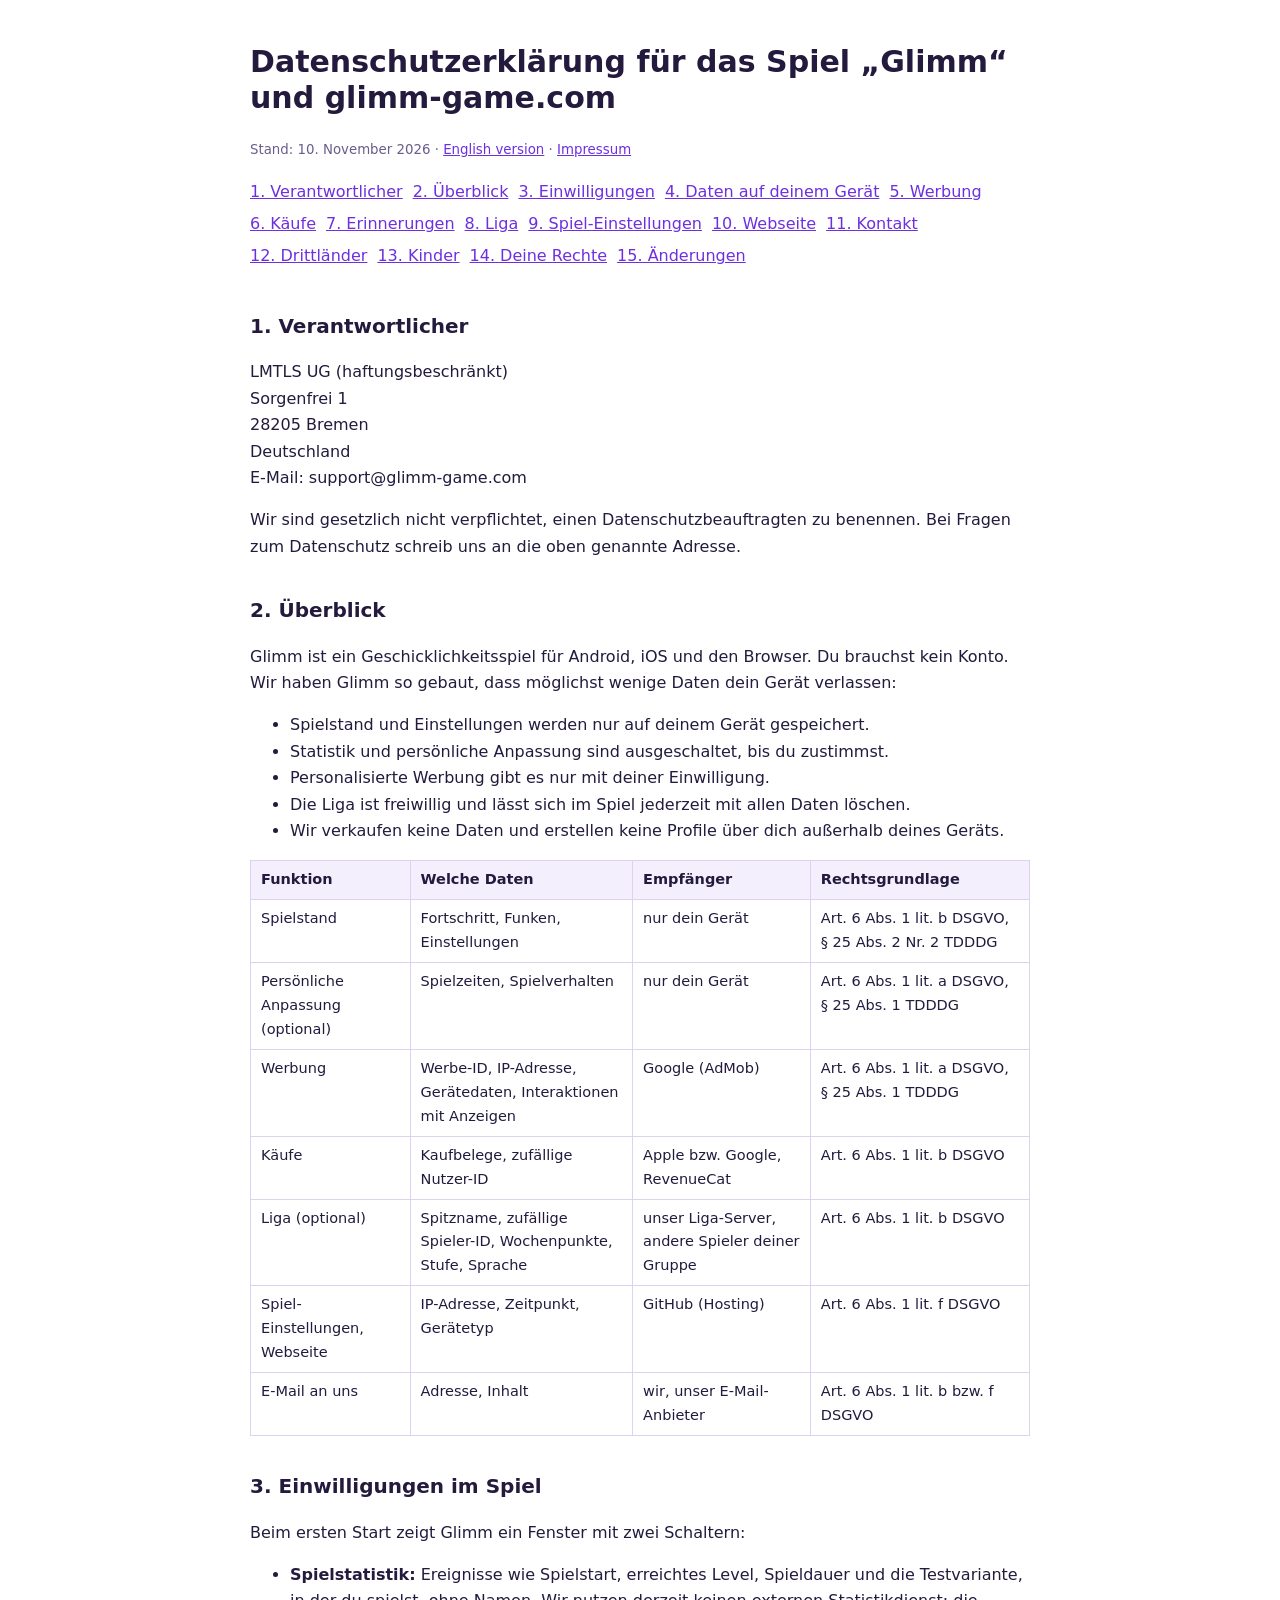
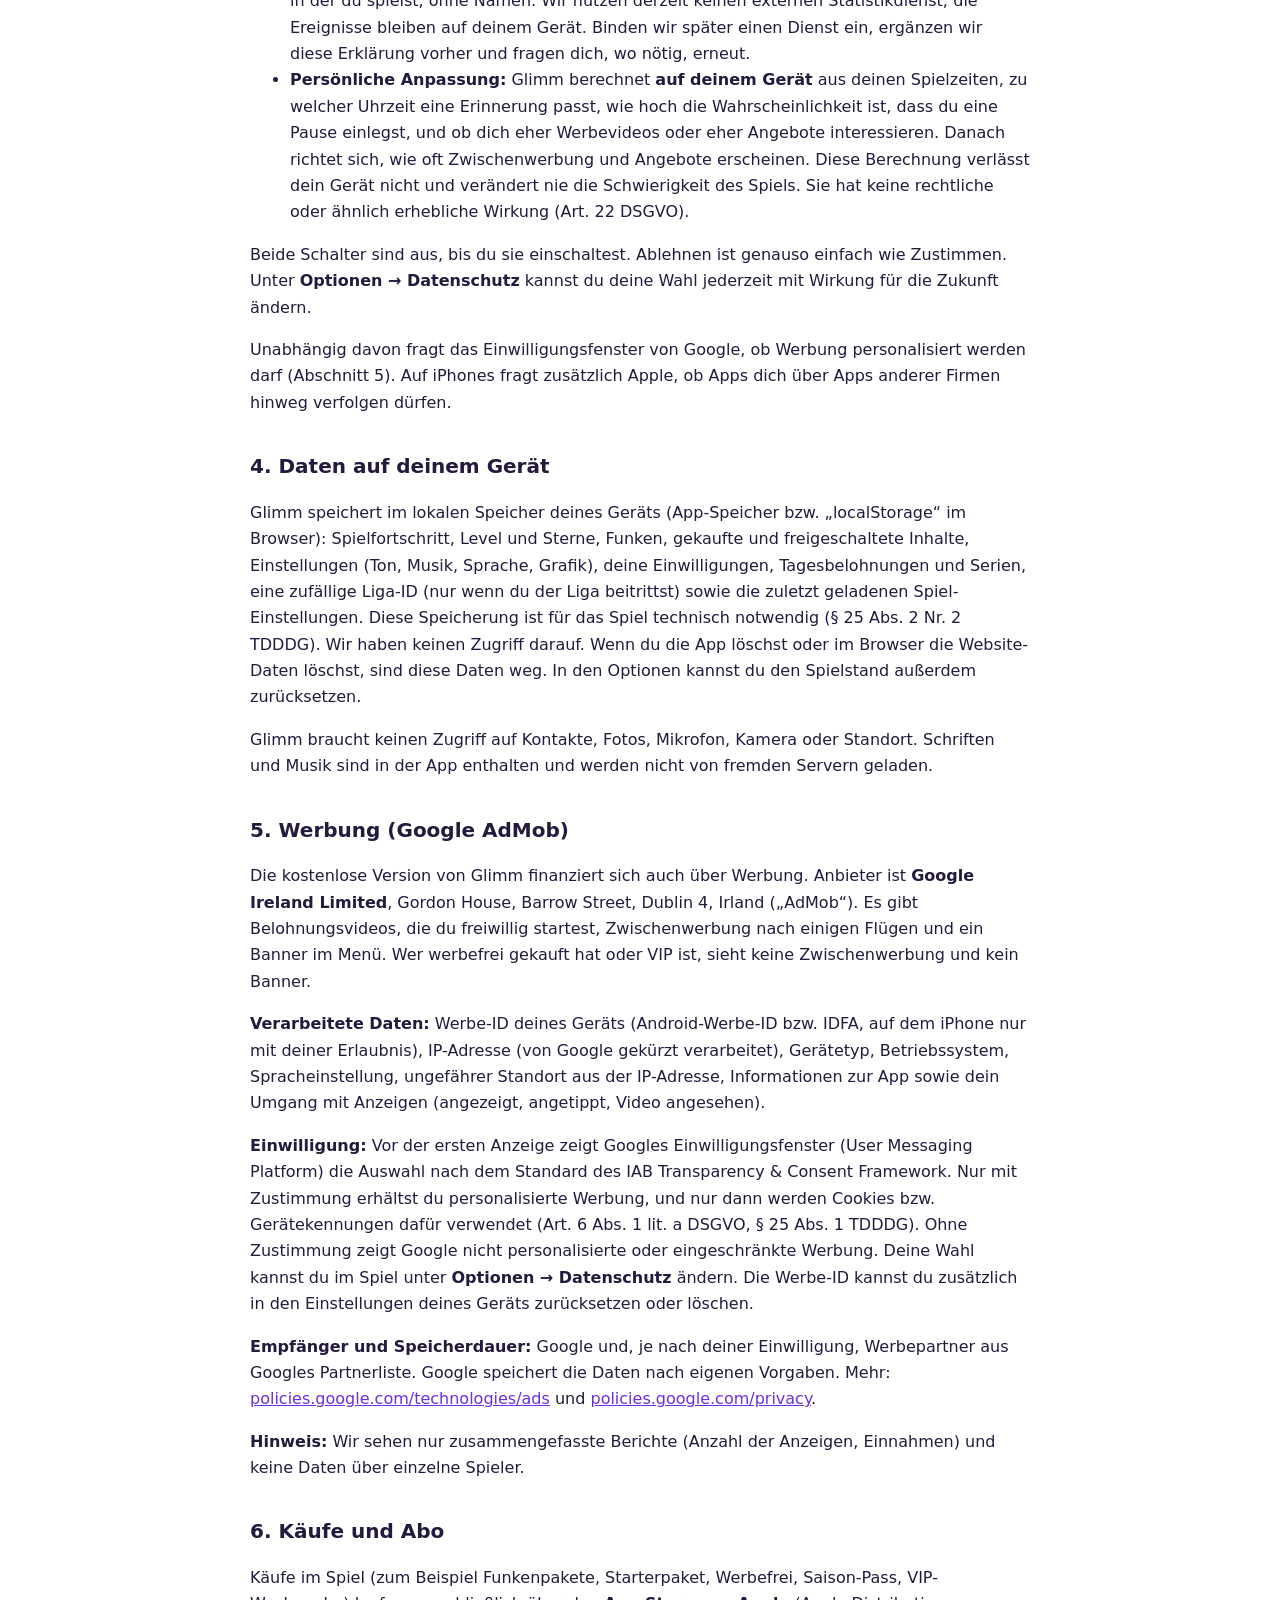
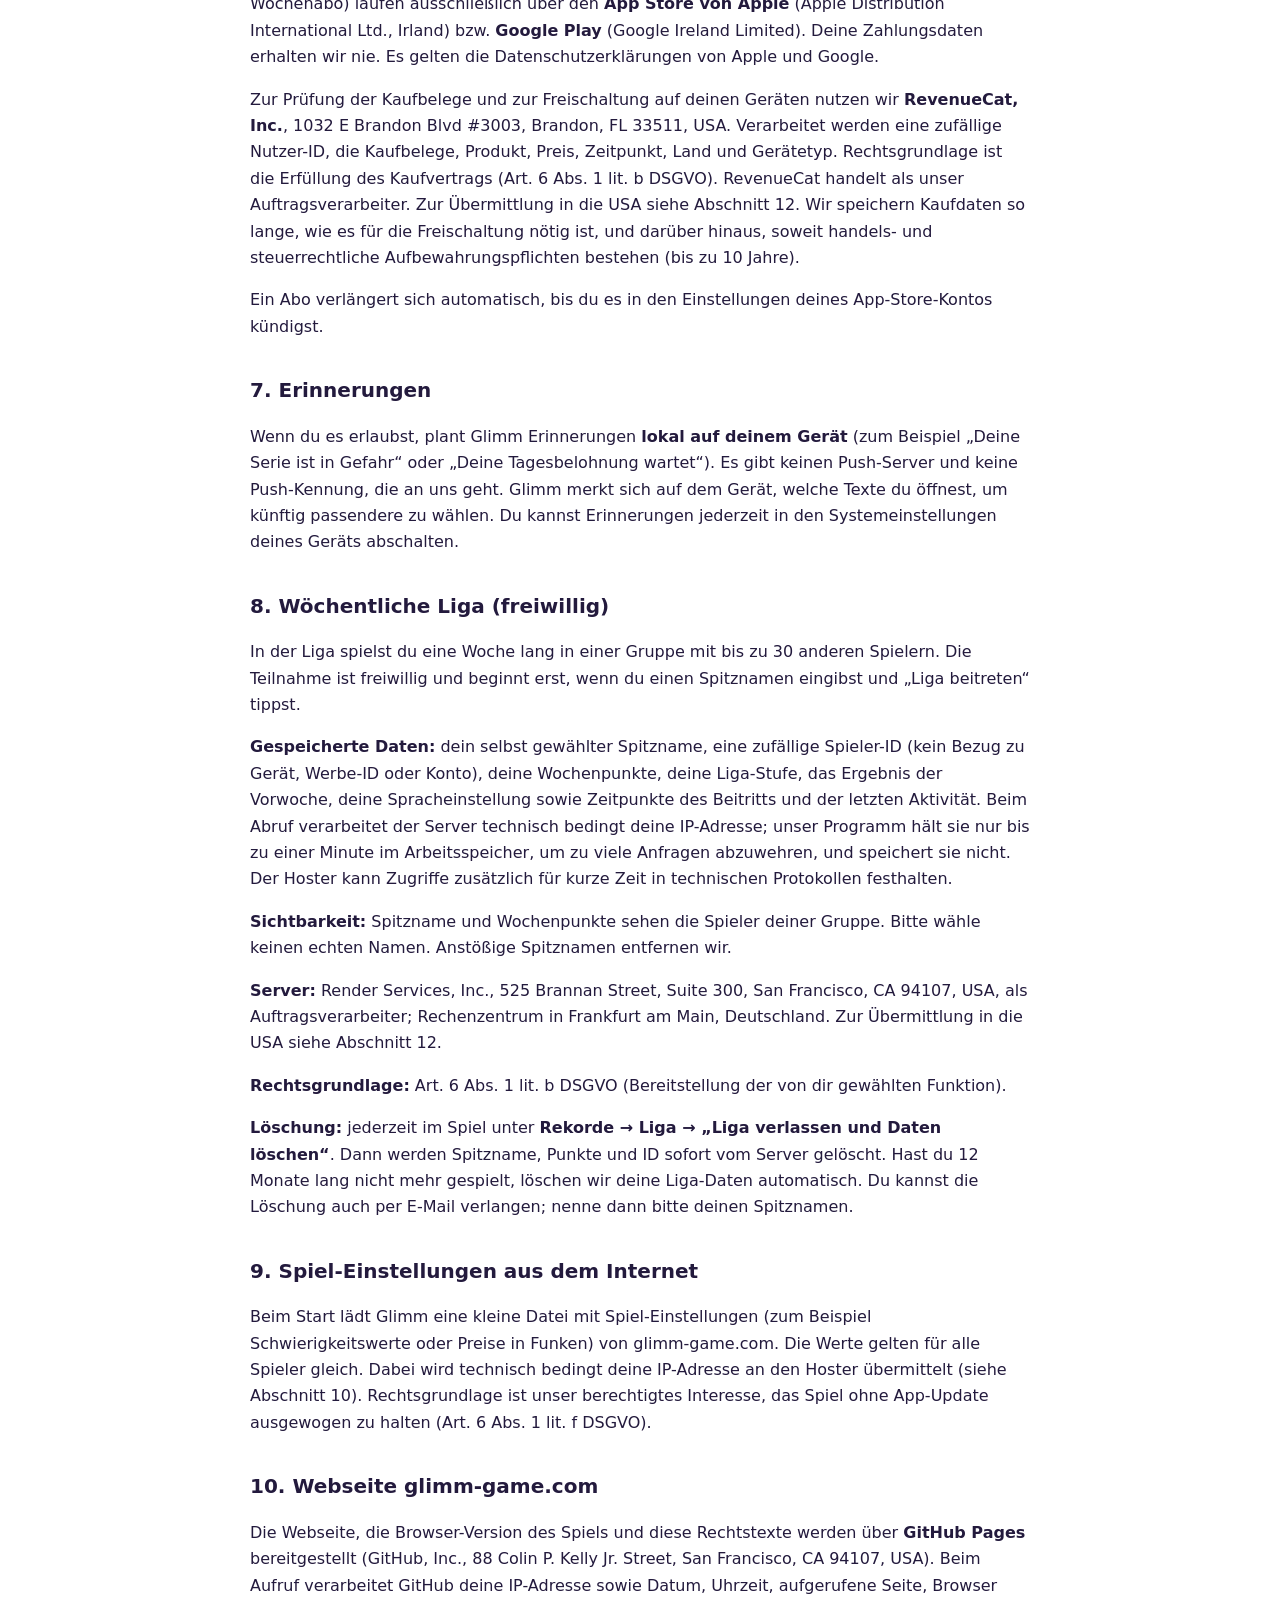
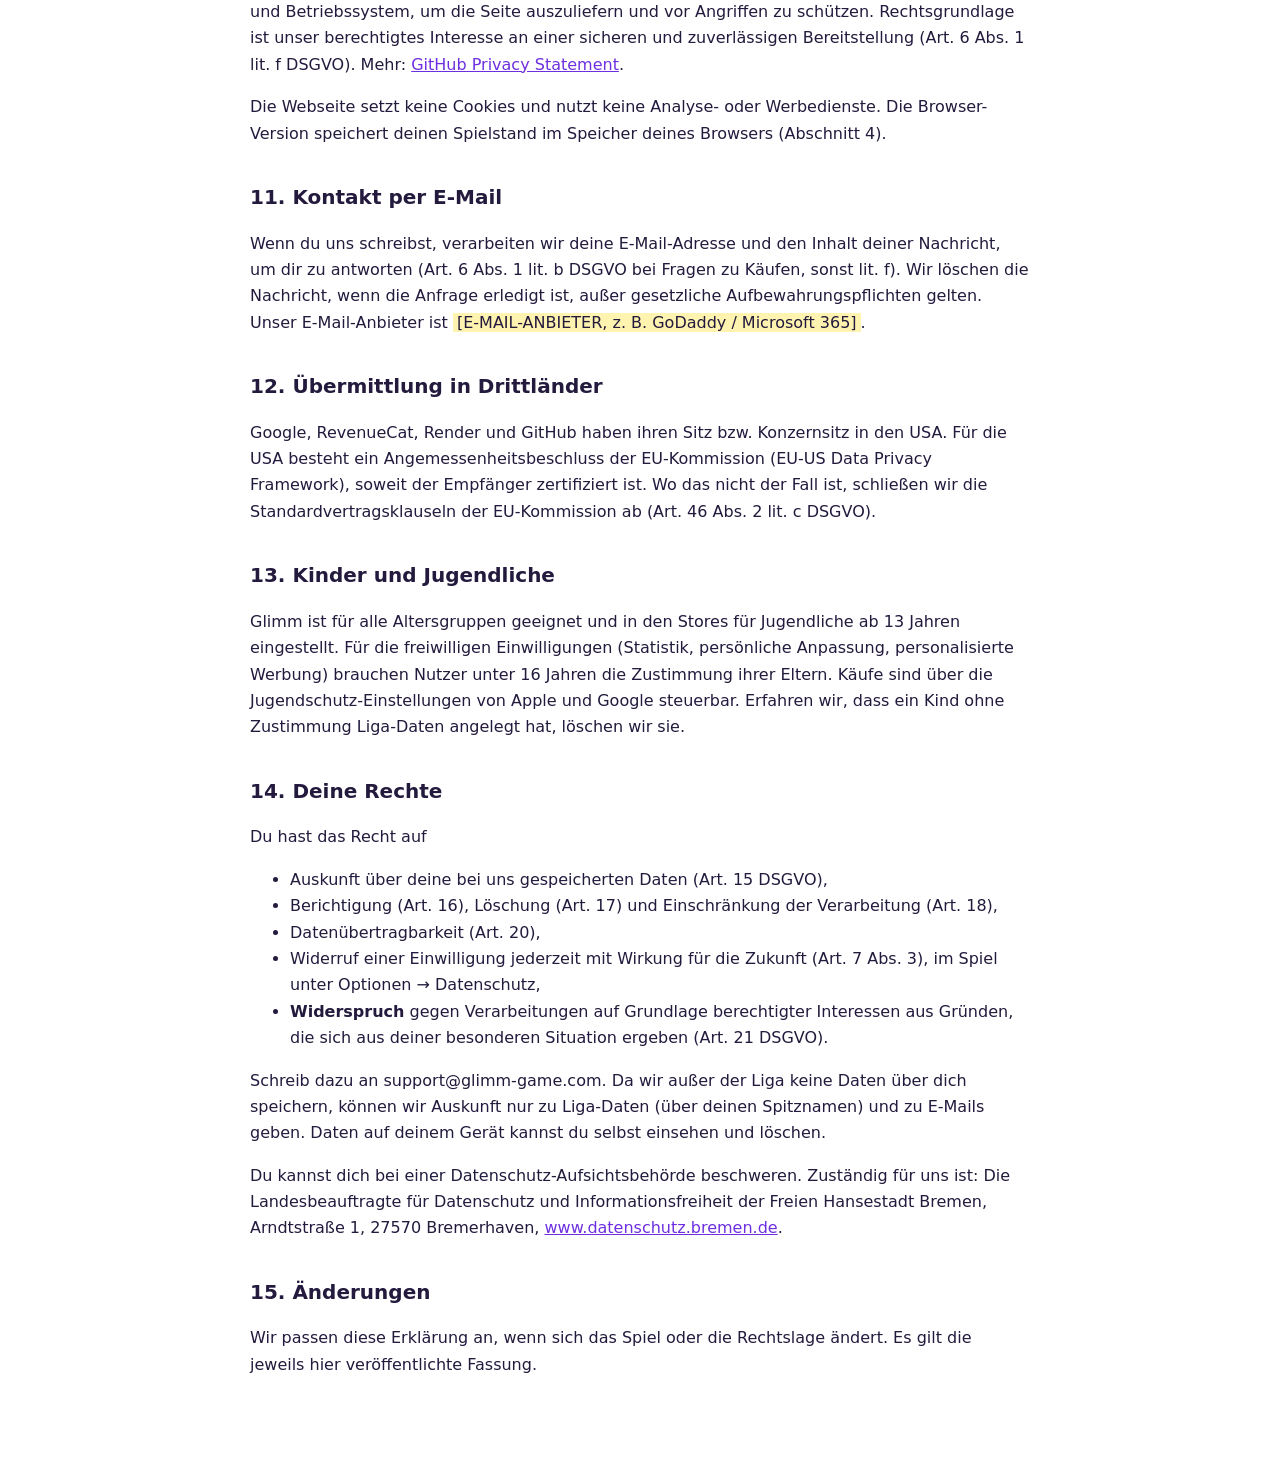
<file: datenschutz.html>
<!doctype html><html lang="de"><head><meta charset="utf-8"><meta name="viewport" content="width=device-width, initial-scale=1"><style>body{font:16px/1.65 system-ui,-apple-system,sans-serif;max-width:780px;margin:0 auto;padding:24px 16px 64px;color:#231a3d;background:#fff}h1{font-size:30px;line-height:1.2}h2{font-size:20px;margin-top:34px}h3{font-size:17px;margin-top:22px}table{border-collapse:collapse;width:100%;font-size:14.5px}.t{overflow-x:auto}th,td{border:1px solid #ddd3f0;padding:7px 10px;text-align:left;vertical-align:top}th{background:#f4effc}nav a{display:inline-block;margin:0 10px 6px 0}.todo{background:#fff3b0;padding:0 4px}a{color:#6d2fe0}small{color:#6a5d8c}@media(prefers-color-scheme:dark){body{background:#150a31;color:#eee8ff}th{background:#21104a}th,td{border-color:#3a2670}.todo{background:#5a4a00}a{color:#c3a2ff}small{color:#b4a6da}}</style><title>Glimm – Datenschutzerklärung</title></head><body>
<h1>Datenschutzerklärung für das Spiel „Glimm“ und glimm-game.com</h1>
<p><small>Stand: 10. November 2026 · <a href="privacy.html">English version</a> · <a href="impressum.html">Impressum</a></small></p>

<nav aria-label="Inhalt"><a href="#verantwortlich">1. Verantwortlicher</a><a href="#ueberblick">2. Überblick</a><a href="#einwilligung">3. Einwilligungen</a><a href="#geraet">4. Daten auf deinem Gerät</a><a href="#werbung">5. Werbung</a><a href="#kaeufe">6. Käufe</a><a href="#erinnerungen">7. Erinnerungen</a><a href="#liga">8. Liga</a><a href="#config">9. Spiel-Einstellungen</a><a href="#website">10. Webseite</a><a href="#kontakt">11. Kontakt</a><a href="#drittland">12. Drittländer</a><a href="#kinder">13. Kinder</a><a href="#rechte">14. Deine Rechte</a><a href="#aenderungen">15. Änderungen</a></nav>

<h2 id="verantwortlich">1. Verantwortlicher</h2>
<p>LMTLS UG (haftungsbeschränkt)<br>Sorgenfrei 1<br>28205 Bremen<br>Deutschland<br>E-Mail: support@glimm-game.com</p>
<p>Wir sind gesetzlich nicht verpflichtet, einen Datenschutzbeauftragten zu benennen. Bei Fragen zum Datenschutz schreib uns an die oben genannte Adresse.</p>

<h2 id="ueberblick">2. Überblick</h2>
<p>Glimm ist ein Geschicklichkeitsspiel für Android, iOS und den Browser. Du brauchst kein Konto. Wir haben Glimm so gebaut, dass möglichst wenige Daten dein Gerät verlassen:</p>
<ul>
<li>Spielstand und Einstellungen werden nur auf deinem Gerät gespeichert.</li>
<li>Statistik und persönliche Anpassung sind ausgeschaltet, bis du zustimmst.</li>
<li>Personalisierte Werbung gibt es nur mit deiner Einwilligung.</li>
<li>Die Liga ist freiwillig und lässt sich im Spiel jederzeit mit allen Daten löschen.</li>
<li>Wir verkaufen keine Daten und erstellen keine Profile über dich außerhalb deines Geräts.</li>
</ul>
<div class="t"><table>
<thead><tr><th>Funktion</th><th>Welche Daten</th><th>Empfänger</th><th>Rechtsgrundlage</th></tr></thead>
<tbody>
<tr><td>Spielstand</td><td>Fortschritt, Funken, Einstellungen</td><td>nur dein Gerät</td><td>Art. 6 Abs. 1 lit. b DSGVO, § 25 Abs. 2 Nr. 2 TDDDG</td></tr>
<tr><td>Persönliche Anpassung (optional)</td><td>Spielzeiten, Spielverhalten</td><td>nur dein Gerät</td><td>Art. 6 Abs. 1 lit. a DSGVO, § 25 Abs. 1 TDDDG</td></tr>
<tr><td>Werbung</td><td>Werbe-ID, IP-Adresse, Gerätedaten, Interaktionen mit Anzeigen</td><td>Google (AdMob)</td><td>Art. 6 Abs. 1 lit. a DSGVO, § 25 Abs. 1 TDDDG</td></tr>
<tr><td>Käufe</td><td>Kaufbelege, zufällige Nutzer-ID</td><td>Apple bzw. Google, RevenueCat</td><td>Art. 6 Abs. 1 lit. b DSGVO</td></tr>
<tr><td>Liga (optional)</td><td>Spitzname, zufällige Spieler-ID, Wochenpunkte, Stufe, Sprache</td><td>unser Liga-Server, andere Spieler deiner Gruppe</td><td>Art. 6 Abs. 1 lit. b DSGVO</td></tr>
<tr><td>Spiel-Einstellungen, Webseite</td><td>IP-Adresse, Zeitpunkt, Gerätetyp</td><td>GitHub (Hosting)</td><td>Art. 6 Abs. 1 lit. f DSGVO</td></tr>
<tr><td>E-Mail an uns</td><td>Adresse, Inhalt</td><td>wir, unser E-Mail-Anbieter</td><td>Art. 6 Abs. 1 lit. b bzw. f DSGVO</td></tr>
</tbody></table></div>

<h2 id="einwilligung">3. Einwilligungen im Spiel</h2>
<p>Beim ersten Start zeigt Glimm ein Fenster mit zwei Schaltern:</p>
<ul>
<li><b>Spielstatistik:</b> Ereignisse wie Spielstart, erreichtes Level, Spieldauer und die Testvariante, in der du spielst, ohne Namen. Wir nutzen derzeit keinen externen Statistikdienst; die Ereignisse bleiben auf deinem Gerät. Binden wir später einen Dienst ein, ergänzen wir diese Erklärung vorher und fragen dich, wo nötig, erneut.</li>
<li><b>Persönliche Anpassung:</b> Glimm berechnet <b>auf deinem Gerät</b> aus deinen Spielzeiten, zu welcher Uhrzeit eine Erinnerung passt, wie hoch die Wahrscheinlichkeit ist, dass du eine Pause einlegst, und ob dich eher Werbevideos oder eher Angebote interessieren. Danach richtet sich, wie oft Zwischenwerbung und Angebote erscheinen. Diese Berechnung verlässt dein Gerät nicht und verändert nie die Schwierigkeit des Spiels. Sie hat keine rechtliche oder ähnlich erhebliche Wirkung (Art. 22 DSGVO).</li>
</ul>
<p>Beide Schalter sind aus, bis du sie einschaltest. Ablehnen ist genauso einfach wie Zustimmen. Unter <b>Optionen → Datenschutz</b> kannst du deine Wahl jederzeit mit Wirkung für die Zukunft ändern.</p>
<p>Unabhängig davon fragt das Einwilligungsfenster von Google, ob Werbung personalisiert werden darf (Abschnitt 5). Auf iPhones fragt zusätzlich Apple, ob Apps dich über Apps anderer Firmen hinweg verfolgen dürfen.</p>

<h2 id="geraet">4. Daten auf deinem Gerät</h2>
<p>Glimm speichert im lokalen Speicher deines Geräts (App-Speicher bzw. „localStorage“ im Browser): Spielfortschritt, Level und Sterne, Funken, gekaufte und freigeschaltete Inhalte, Einstellungen (Ton, Musik, Sprache, Grafik), deine Einwilligungen, Tagesbelohnungen und Serien, eine zufällige Liga-ID (nur wenn du der Liga beitrittst) sowie die zuletzt geladenen Spiel-Einstellungen. Diese Speicherung ist für das Spiel technisch notwendig (§ 25 Abs. 2 Nr. 2 TDDDG). Wir haben keinen Zugriff darauf. Wenn du die App löschst oder im Browser die Website-Daten löschst, sind diese Daten weg. In den Optionen kannst du den Spielstand außerdem zurücksetzen.</p>
<p>Glimm braucht keinen Zugriff auf Kontakte, Fotos, Mikrofon, Kamera oder Standort. Schriften und Musik sind in der App enthalten und werden nicht von fremden Servern geladen.</p>

<h2 id="werbung">5. Werbung (Google AdMob)</h2>
<p>Die kostenlose Version von Glimm finanziert sich auch über Werbung. Anbieter ist <b>Google Ireland Limited</b>, Gordon House, Barrow Street, Dublin 4, Irland („AdMob“). Es gibt Belohnungsvideos, die du freiwillig startest, Zwischenwerbung nach einigen Flügen und ein Banner im Menü. Wer werbefrei gekauft hat oder VIP ist, sieht keine Zwischenwerbung und kein Banner.</p>
<p><b>Verarbeitete Daten:</b> Werbe-ID deines Geräts (Android-Werbe-ID bzw. IDFA, auf dem iPhone nur mit deiner Erlaubnis), IP-Adresse (von Google gekürzt verarbeitet), Gerätetyp, Betriebssystem, Spracheinstellung, ungefährer Standort aus der IP-Adresse, Informationen zur App sowie dein Umgang mit Anzeigen (angezeigt, angetippt, Video angesehen).</p>
<p><b>Einwilligung:</b> Vor der ersten Anzeige zeigt Googles Einwilligungsfenster (User Messaging Platform) die Auswahl nach dem Standard des IAB Transparency &amp; Consent Framework. Nur mit Zustimmung erhältst du personalisierte Werbung, und nur dann werden Cookies bzw. Gerätekennungen dafür verwendet (Art. 6 Abs. 1 lit. a DSGVO, § 25 Abs. 1 TDDDG). Ohne Zustimmung zeigt Google nicht personalisierte oder eingeschränkte Werbung. Deine Wahl kannst du im Spiel unter <b>Optionen → Datenschutz</b> ändern. Die Werbe-ID kannst du zusätzlich in den Einstellungen deines Geräts zurücksetzen oder löschen.</p>
<p><b>Empfänger und Speicherdauer:</b> Google und, je nach deiner Einwilligung, Werbepartner aus Googles Partnerliste. Google speichert die Daten nach eigenen Vorgaben. Mehr: <a href="https://policies.google.com/technologies/ads">policies.google.com/technologies/ads</a> und <a href="https://policies.google.com/privacy">policies.google.com/privacy</a>.</p>
<p><b>Hinweis:</b> Wir sehen nur zusammengefasste Berichte (Anzahl der Anzeigen, Einnahmen) und keine Daten über einzelne Spieler.</p>

<h2 id="kaeufe">6. Käufe und Abo</h2>
<p>Käufe im Spiel (zum Beispiel Funkenpakete, Starterpaket, Werbefrei, Saison-Pass, VIP-Wochenabo) laufen ausschließlich über den <b>App Store von Apple</b> (Apple Distribution International Ltd., Irland) bzw. <b>Google Play</b> (Google Ireland Limited). Deine Zahlungsdaten erhalten wir nie. Es gelten die Datenschutzerklärungen von Apple und Google.</p>
<p>Zur Prüfung der Kaufbelege und zur Freischaltung auf deinen Geräten nutzen wir <b>RevenueCat, Inc.</b>, 1032 E Brandon Blvd #3003, Brandon, FL 33511, USA. Verarbeitet werden eine zufällige Nutzer-ID, die Kaufbelege, Produkt, Preis, Zeitpunkt, Land und Gerätetyp. Rechtsgrundlage ist die Erfüllung des Kaufvertrags (Art. 6 Abs. 1 lit. b DSGVO). RevenueCat handelt als unser Auftragsverarbeiter. Zur Übermittlung in die USA siehe Abschnitt 12. Wir speichern Kaufdaten so lange, wie es für die Freischaltung nötig ist, und darüber hinaus, soweit handels- und steuerrechtliche Aufbewahrungspflichten bestehen (bis zu 10 Jahre).</p>
<p>Ein Abo verlängert sich automatisch, bis du es in den Einstellungen deines App-Store-Kontos kündigst.</p>

<h2 id="erinnerungen">7. Erinnerungen</h2>
<p>Wenn du es erlaubst, plant Glimm Erinnerungen <b>lokal auf deinem Gerät</b> (zum Beispiel „Deine Serie ist in Gefahr“ oder „Deine Tagesbelohnung wartet“). Es gibt keinen Push-Server und keine Push-Kennung, die an uns geht. Glimm merkt sich auf dem Gerät, welche Texte du öffnest, um künftig passendere zu wählen. Du kannst Erinnerungen jederzeit in den Systemeinstellungen deines Geräts abschalten.</p>

<h2 id="liga">8. Wöchentliche Liga (freiwillig)</h2>
<p>In der Liga spielst du eine Woche lang in einer Gruppe mit bis zu 30 anderen Spielern. Die Teilnahme ist freiwillig und beginnt erst, wenn du einen Spitznamen eingibst und „Liga beitreten“ tippst.</p>
<p><b>Gespeicherte Daten:</b> dein selbst gewählter Spitzname, eine zufällige Spieler-ID (kein Bezug zu Gerät, Werbe-ID oder Konto), deine Wochenpunkte, deine Liga-Stufe, das Ergebnis der Vorwoche, deine Spracheinstellung sowie Zeitpunkte des Beitritts und der letzten Aktivität. Beim Abruf verarbeitet der Server technisch bedingt deine IP-Adresse; unser Programm hält sie nur bis zu einer Minute im Arbeitsspeicher, um zu viele Anfragen abzuwehren, und speichert sie nicht. Der Hoster kann Zugriffe zusätzlich für kurze Zeit in technischen Protokollen festhalten.</p>
<p><b>Sichtbarkeit:</b> Spitzname und Wochenpunkte sehen die Spieler deiner Gruppe. Bitte wähle keinen echten Namen. Anstößige Spitznamen entfernen wir.</p>
<p><b>Server:</b> Render Services, Inc., 525 Brannan Street, Suite 300, San Francisco, CA 94107, USA, als Auftragsverarbeiter; Rechenzentrum in Frankfurt am Main, Deutschland. Zur Übermittlung in die USA siehe Abschnitt 12.</p>
<p><b>Rechtsgrundlage:</b> Art. 6 Abs. 1 lit. b DSGVO (Bereitstellung der von dir gewählten Funktion).</p>
<p><b>Löschung:</b> jederzeit im Spiel unter <b>Rekorde → Liga → „Liga verlassen und Daten löschen“</b>. Dann werden Spitzname, Punkte und ID sofort vom Server gelöscht. Hast du 12 Monate lang nicht mehr gespielt, löschen wir deine Liga-Daten automatisch. Du kannst die Löschung auch per E-Mail verlangen; nenne dann bitte deinen Spitznamen.</p>

<h2 id="config">9. Spiel-Einstellungen aus dem Internet</h2>
<p>Beim Start lädt Glimm eine kleine Datei mit Spiel-Einstellungen (zum Beispiel Schwierigkeitswerte oder Preise in Funken) von glimm-game.com. Die Werte gelten für alle Spieler gleich. Dabei wird technisch bedingt deine IP-Adresse an den Hoster übermittelt (siehe Abschnitt 10). Rechtsgrundlage ist unser berechtigtes Interesse, das Spiel ohne App-Update ausgewogen zu halten (Art. 6 Abs. 1 lit. f DSGVO).</p>

<h2 id="website">10. Webseite glimm-game.com</h2>
<p>Die Webseite, die Browser-Version des Spiels und diese Rechtstexte werden über <b>GitHub Pages</b> bereitgestellt (GitHub, Inc., 88 Colin P. Kelly Jr. Street, San Francisco, CA 94107, USA). Beim Aufruf verarbeitet GitHub deine IP-Adresse sowie Datum, Uhrzeit, aufgerufene Seite, Browser und Betriebssystem, um die Seite auszuliefern und vor Angriffen zu schützen. Rechtsgrundlage ist unser berechtigtes Interesse an einer sicheren und zuverlässigen Bereitstellung (Art. 6 Abs. 1 lit. f DSGVO). Mehr: <a href="https://docs.github.com/site-policy/privacy-policies/github-general-privacy-statement">GitHub Privacy Statement</a>.</p>
<p>Die Webseite setzt keine Cookies und nutzt keine Analyse- oder Werbedienste. Die Browser-Version speichert deinen Spielstand im Speicher deines Browsers (Abschnitt 4).</p>

<h2 id="kontakt">11. Kontakt per E-Mail</h2>
<p>Wenn du uns schreibst, verarbeiten wir deine E-Mail-Adresse und den Inhalt deiner Nachricht, um dir zu antworten (Art. 6 Abs. 1 lit. b DSGVO bei Fragen zu Käufen, sonst lit. f). Wir löschen die Nachricht, wenn die Anfrage erledigt ist, außer gesetzliche Aufbewahrungspflichten gelten. Unser E-Mail-Anbieter ist <span class="todo">[E-MAIL-ANBIETER, z. B. GoDaddy / Microsoft 365]</span>.</p>

<h2 id="drittland">12. Übermittlung in Drittländer</h2>
<p>Google, RevenueCat, Render und GitHub haben ihren Sitz bzw. Konzernsitz in den USA. Für die USA besteht ein Angemessenheitsbeschluss der EU-Kommission (EU-US Data Privacy Framework), soweit der Empfänger zertifiziert ist. Wo das nicht der Fall ist, schließen wir die Standardvertragsklauseln der EU-Kommission ab (Art. 46 Abs. 2 lit. c DSGVO).</p>

<h2 id="kinder">13. Kinder und Jugendliche</h2>
<p>Glimm ist für alle Altersgruppen geeignet und in den Stores für Jugendliche ab 13 Jahren eingestellt. Für die freiwilligen Einwilligungen (Statistik, persönliche Anpassung, personalisierte Werbung) brauchen Nutzer unter 16 Jahren die Zustimmung ihrer Eltern. Käufe sind über die Jugendschutz-Einstellungen von Apple und Google steuerbar. Erfahren wir, dass ein Kind ohne Zustimmung Liga-Daten angelegt hat, löschen wir sie.</p>

<h2 id="rechte">14. Deine Rechte</h2>
<p>Du hast das Recht auf</p>
<ul>
<li>Auskunft über deine bei uns gespeicherten Daten (Art. 15 DSGVO),</li>
<li>Berichtigung (Art. 16), Löschung (Art. 17) und Einschränkung der Verarbeitung (Art. 18),</li>
<li>Datenübertragbarkeit (Art. 20),</li>
<li>Widerruf einer Einwilligung jederzeit mit Wirkung für die Zukunft (Art. 7 Abs. 3), im Spiel unter Optionen → Datenschutz,</li>
<li><b>Widerspruch</b> gegen Verarbeitungen auf Grundlage berechtigter Interessen aus Gründen, die sich aus deiner besonderen Situation ergeben (Art. 21 DSGVO).</li>
</ul>
<p>Schreib dazu an support@glimm-game.com. Da wir außer der Liga keine Daten über dich speichern, können wir Auskunft nur zu Liga-Daten (über deinen Spitznamen) und zu E-Mails geben. Daten auf deinem Gerät kannst du selbst einsehen und löschen.</p>
<p>Du kannst dich bei einer Datenschutz-Aufsichtsbehörde beschweren. Zuständig für uns ist: Die Landesbeauftragte für Datenschutz und Informationsfreiheit der Freien Hansestadt Bremen, Arndtstraße 1, 27570 Bremerhaven, <a href="https://www.datenschutz.bremen.de">www.datenschutz.bremen.de</a>.</p>

<h2 id="aenderungen">15. Änderungen</h2>
<p>Wir passen diese Erklärung an, wenn sich das Spiel oder die Rechtslage ändert. Es gilt die jeweils hier veröffentlichte Fassung.</p>
</body></html>
</file>
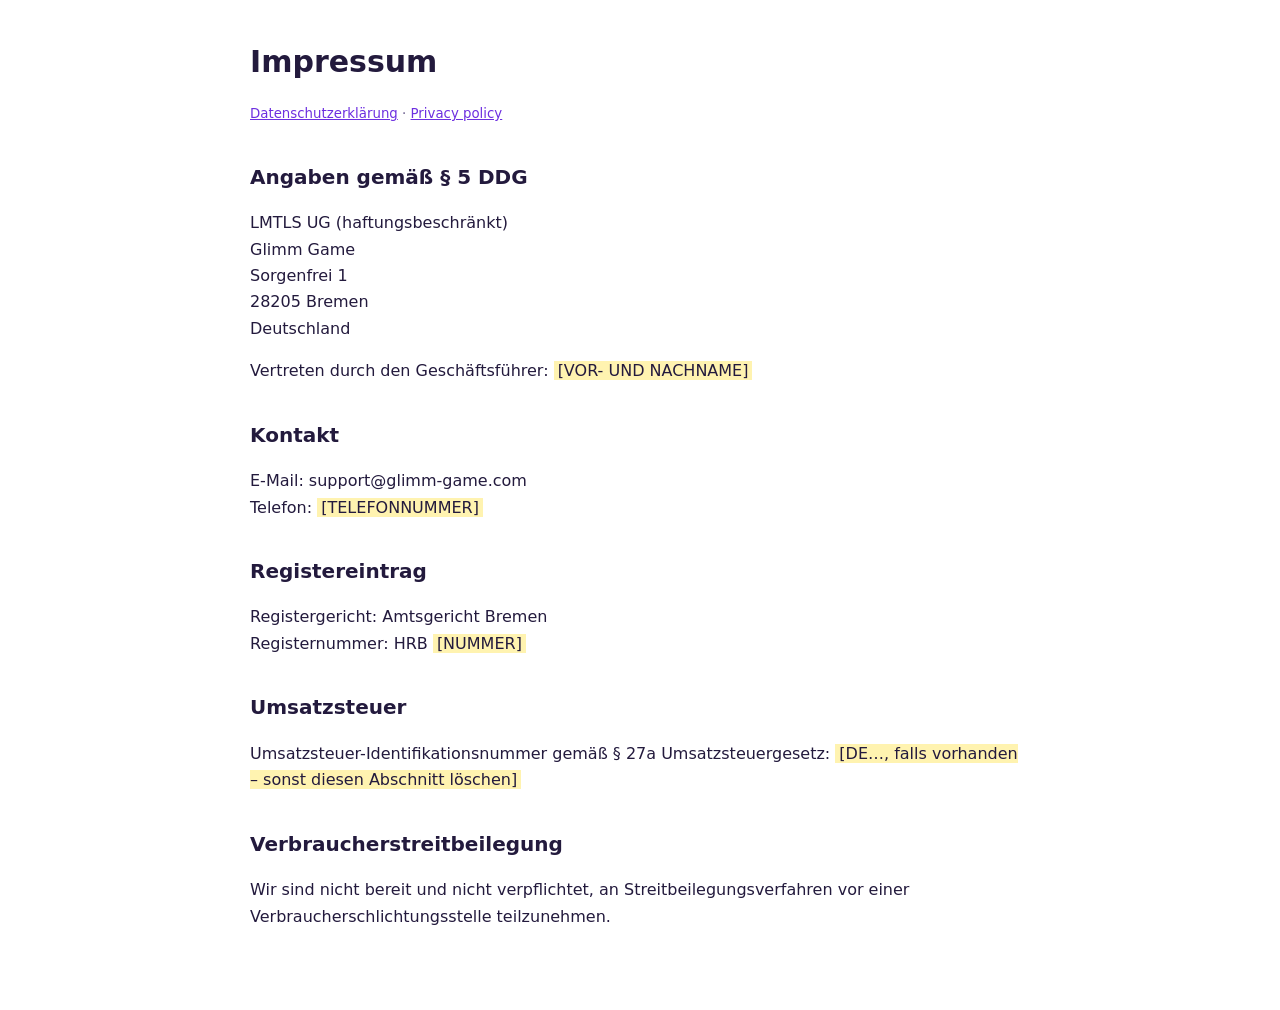
<file: impressum.html>
<!doctype html><html lang="de"><head><meta charset="utf-8"><meta name="viewport" content="width=device-width, initial-scale=1"><style>body{font:16px/1.65 system-ui,-apple-system,sans-serif;max-width:780px;margin:0 auto;padding:24px 16px 64px;color:#231a3d;background:#fff}h1{font-size:30px;line-height:1.2}h2{font-size:20px;margin-top:34px}h3{font-size:17px;margin-top:22px}table{border-collapse:collapse;width:100%;font-size:14.5px}.t{overflow-x:auto}th,td{border:1px solid #ddd3f0;padding:7px 10px;text-align:left;vertical-align:top}th{background:#f4effc}nav a{display:inline-block;margin:0 10px 6px 0}.todo{background:#fff3b0;padding:0 4px}a{color:#6d2fe0}small{color:#6a5d8c}@media(prefers-color-scheme:dark){body{background:#150a31;color:#eee8ff}th{background:#21104a}th,td{border-color:#3a2670}.todo{background:#5a4a00}a{color:#c3a2ff}small{color:#b4a6da}}</style><title>Glimm – Impressum</title></head><body>
<h1>Impressum</h1>
<p><small><a href="datenschutz.html">Datenschutzerklärung</a> · <a href="privacy.html">Privacy policy</a></small></p>
<h2>Angaben gemäß § 5 DDG</h2>
<p>LMTLS UG (haftungsbeschränkt)<br>Glimm Game<br>Sorgenfrei 1<br>28205 Bremen<br>Deutschland</p>
<p>Vertreten durch den Geschäftsführer: <span class="todo">[VOR- UND NACHNAME]</span></p>
<h2>Kontakt</h2>
<p>E-Mail: support@glimm-game.com<br>Telefon: <span class="todo">[TELEFONNUMMER]</span></p>
<h2>Registereintrag</h2>
<p>Registergericht: Amtsgericht Bremen<br>Registernummer: HRB <span class="todo">[NUMMER]</span></p>
<h2>Umsatzsteuer</h2>
<p>Umsatzsteuer-Identifikationsnummer gemäß § 27a Umsatzsteuergesetz: <span class="todo">[DE…, falls vorhanden – sonst diesen Abschnitt löschen]</span></p>
<h2>Verbraucherstreitbeilegung</h2>
<p>Wir sind nicht bereit und nicht verpflichtet, an Streitbeilegungsverfahren vor einer Verbraucherschlichtungsstelle teilzunehmen.</p>
</body></html>
</file>
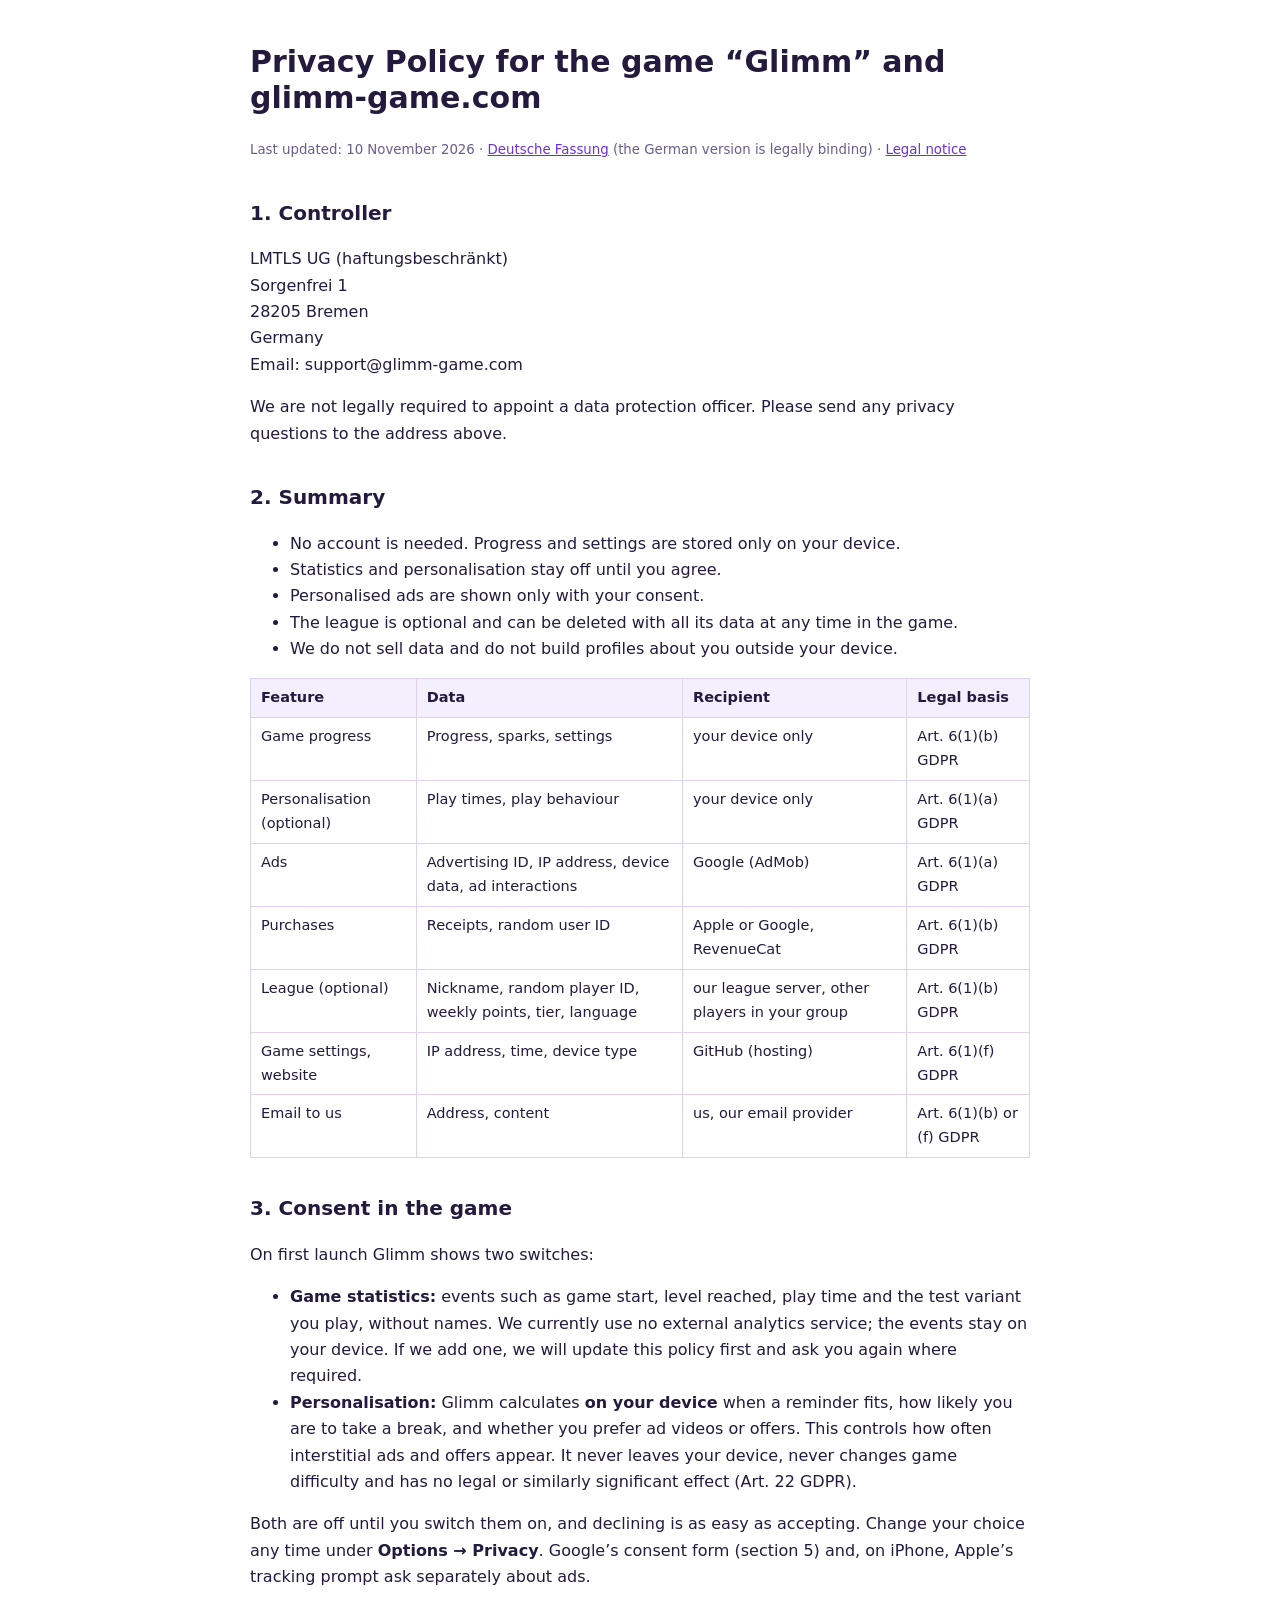
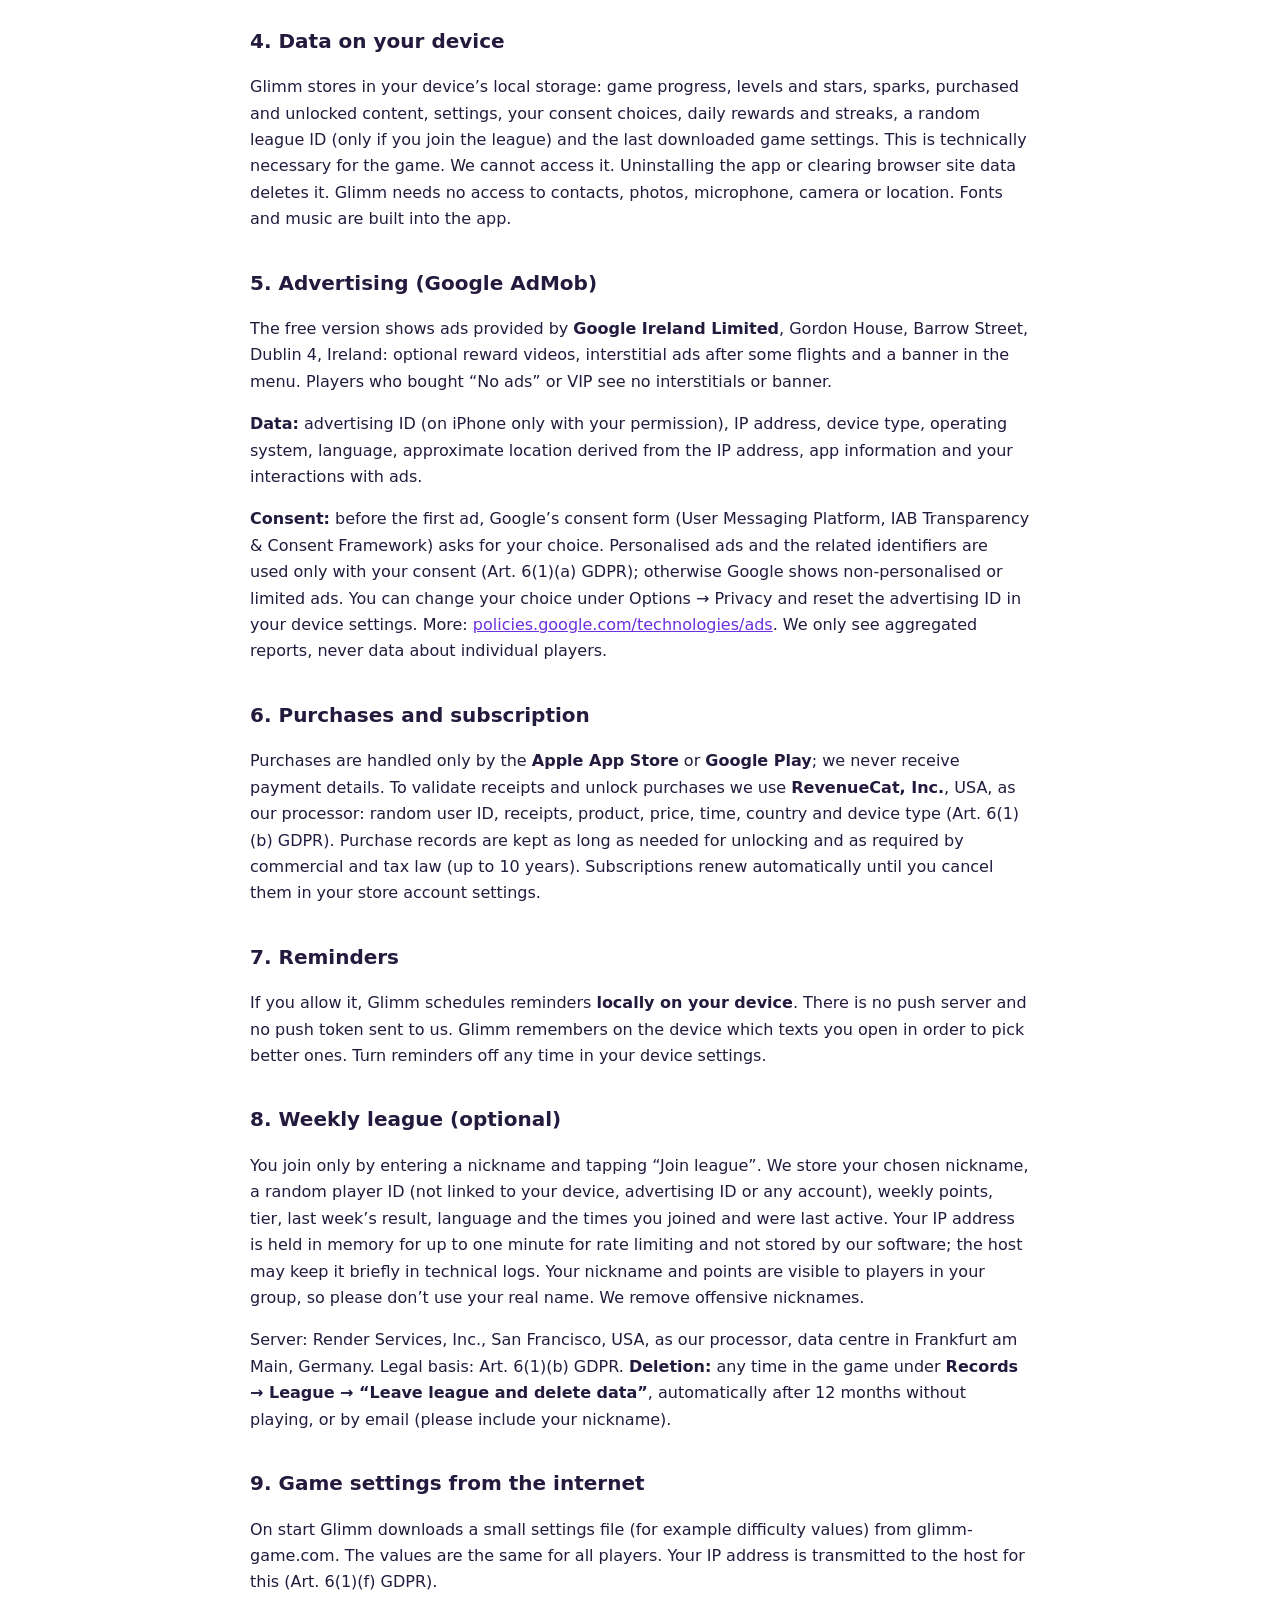
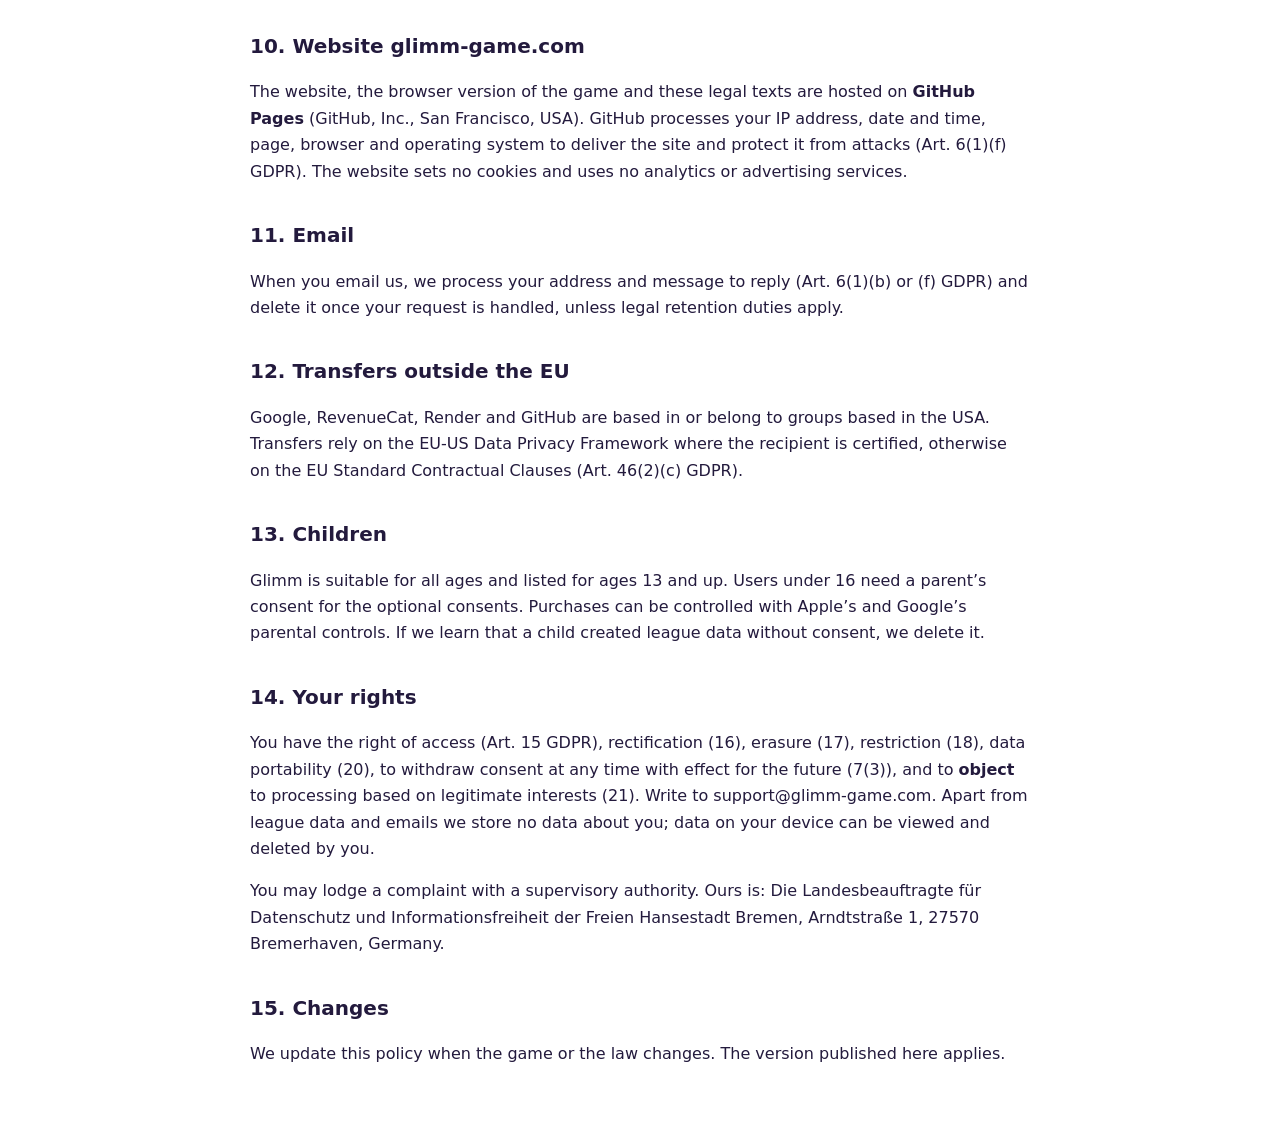
<file: privacy.html>
<!doctype html><html lang="en"><head><meta charset="utf-8"><meta name="viewport" content="width=device-width, initial-scale=1"><style>body{font:16px/1.65 system-ui,-apple-system,sans-serif;max-width:780px;margin:0 auto;padding:24px 16px 64px;color:#231a3d;background:#fff}h1{font-size:30px;line-height:1.2}h2{font-size:20px;margin-top:34px}h3{font-size:17px;margin-top:22px}table{border-collapse:collapse;width:100%;font-size:14.5px}.t{overflow-x:auto}th,td{border:1px solid #ddd3f0;padding:7px 10px;text-align:left;vertical-align:top}th{background:#f4effc}nav a{display:inline-block;margin:0 10px 6px 0}.todo{background:#fff3b0;padding:0 4px}a{color:#6d2fe0}small{color:#6a5d8c}@media(prefers-color-scheme:dark){body{background:#150a31;color:#eee8ff}th{background:#21104a}th,td{border-color:#3a2670}.todo{background:#5a4a00}a{color:#c3a2ff}small{color:#b4a6da}}</style><title>Glimm – Privacy Policy</title></head><body>
<h1>Privacy Policy for the game “Glimm” and glimm-game.com</h1>
<p><small>Last updated: 10 November 2026 · <a href="datenschutz.html">Deutsche Fassung</a> (the German version is legally binding) · <a href="impressum.html">Legal notice</a></small></p>

<h2>1. Controller</h2>
<p>LMTLS UG (haftungsbeschränkt)<br>Sorgenfrei 1<br>28205 Bremen<br>Germany<br>Email: support@glimm-game.com</p>
<p>We are not legally required to appoint a data protection officer. Please send any privacy questions to the address above.</p>

<h2>2. Summary</h2>
<ul>
<li>No account is needed. Progress and settings are stored only on your device.</li>
<li>Statistics and personalisation stay off until you agree.</li>
<li>Personalised ads are shown only with your consent.</li>
<li>The league is optional and can be deleted with all its data at any time in the game.</li>
<li>We do not sell data and do not build profiles about you outside your device.</li>
</ul>
<div class="t"><table>
<thead><tr><th>Feature</th><th>Data</th><th>Recipient</th><th>Legal basis</th></tr></thead>
<tbody>
<tr><td>Game progress</td><td>Progress, sparks, settings</td><td>your device only</td><td>Art. 6(1)(b) GDPR</td></tr>
<tr><td>Personalisation (optional)</td><td>Play times, play behaviour</td><td>your device only</td><td>Art. 6(1)(a) GDPR</td></tr>
<tr><td>Ads</td><td>Advertising ID, IP address, device data, ad interactions</td><td>Google (AdMob)</td><td>Art. 6(1)(a) GDPR</td></tr>
<tr><td>Purchases</td><td>Receipts, random user ID</td><td>Apple or Google, RevenueCat</td><td>Art. 6(1)(b) GDPR</td></tr>
<tr><td>League (optional)</td><td>Nickname, random player ID, weekly points, tier, language</td><td>our league server, other players in your group</td><td>Art. 6(1)(b) GDPR</td></tr>
<tr><td>Game settings, website</td><td>IP address, time, device type</td><td>GitHub (hosting)</td><td>Art. 6(1)(f) GDPR</td></tr>
<tr><td>Email to us</td><td>Address, content</td><td>us, our email provider</td><td>Art. 6(1)(b) or (f) GDPR</td></tr>
</tbody></table></div>

<h2>3. Consent in the game</h2>
<p>On first launch Glimm shows two switches:</p>
<ul>
<li><b>Game statistics:</b> events such as game start, level reached, play time and the test variant you play, without names. We currently use no external analytics service; the events stay on your device. If we add one, we will update this policy first and ask you again where required.</li>
<li><b>Personalisation:</b> Glimm calculates <b>on your device</b> when a reminder fits, how likely you are to take a break, and whether you prefer ad videos or offers. This controls how often interstitial ads and offers appear. It never leaves your device, never changes game difficulty and has no legal or similarly significant effect (Art. 22 GDPR).</li>
</ul>
<p>Both are off until you switch them on, and declining is as easy as accepting. Change your choice any time under <b>Options → Privacy</b>. Google’s consent form (section 5) and, on iPhone, Apple’s tracking prompt ask separately about ads.</p>

<h2>4. Data on your device</h2>
<p>Glimm stores in your device’s local storage: game progress, levels and stars, sparks, purchased and unlocked content, settings, your consent choices, daily rewards and streaks, a random league ID (only if you join the league) and the last downloaded game settings. This is technically necessary for the game. We cannot access it. Uninstalling the app or clearing browser site data deletes it. Glimm needs no access to contacts, photos, microphone, camera or location. Fonts and music are built into the app.</p>

<h2>5. Advertising (Google AdMob)</h2>
<p>The free version shows ads provided by <b>Google Ireland Limited</b>, Gordon House, Barrow Street, Dublin 4, Ireland: optional reward videos, interstitial ads after some flights and a banner in the menu. Players who bought “No ads” or VIP see no interstitials or banner.</p>
<p><b>Data:</b> advertising ID (on iPhone only with your permission), IP address, device type, operating system, language, approximate location derived from the IP address, app information and your interactions with ads.</p>
<p><b>Consent:</b> before the first ad, Google’s consent form (User Messaging Platform, IAB Transparency &amp; Consent Framework) asks for your choice. Personalised ads and the related identifiers are used only with your consent (Art. 6(1)(a) GDPR); otherwise Google shows non-personalised or limited ads. You can change your choice under Options → Privacy and reset the advertising ID in your device settings. More: <a href="https://policies.google.com/technologies/ads">policies.google.com/technologies/ads</a>. We only see aggregated reports, never data about individual players.</p>

<h2>6. Purchases and subscription</h2>
<p>Purchases are handled only by the <b>Apple App Store</b> or <b>Google Play</b>; we never receive payment details. To validate receipts and unlock purchases we use <b>RevenueCat, Inc.</b>, USA, as our processor: random user ID, receipts, product, price, time, country and device type (Art. 6(1)(b) GDPR). Purchase records are kept as long as needed for unlocking and as required by commercial and tax law (up to 10 years). Subscriptions renew automatically until you cancel them in your store account settings.</p>

<h2>7. Reminders</h2>
<p>If you allow it, Glimm schedules reminders <b>locally on your device</b>. There is no push server and no push token sent to us. Glimm remembers on the device which texts you open in order to pick better ones. Turn reminders off any time in your device settings.</p>

<h2>8. Weekly league (optional)</h2>
<p>You join only by entering a nickname and tapping “Join league”. We store your chosen nickname, a random player ID (not linked to your device, advertising ID or any account), weekly points, tier, last week’s result, language and the times you joined and were last active. Your IP address is held in memory for up to one minute for rate limiting and not stored by our software; the host may keep it briefly in technical logs. Your nickname and points are visible to players in your group, so please don’t use your real name. We remove offensive nicknames.</p>
<p>Server: Render Services, Inc., San Francisco, USA, as our processor, data centre in Frankfurt am Main, Germany. Legal basis: Art. 6(1)(b) GDPR. <b>Deletion:</b> any time in the game under <b>Records → League → “Leave league and delete data”</b>, automatically after 12 months without playing, or by email (please include your nickname).</p>

<h2>9. Game settings from the internet</h2>
<p>On start Glimm downloads a small settings file (for example difficulty values) from glimm-game.com. The values are the same for all players. Your IP address is transmitted to the host for this (Art. 6(1)(f) GDPR).</p>

<h2>10. Website glimm-game.com</h2>
<p>The website, the browser version of the game and these legal texts are hosted on <b>GitHub Pages</b> (GitHub, Inc., San Francisco, USA). GitHub processes your IP address, date and time, page, browser and operating system to deliver the site and protect it from attacks (Art. 6(1)(f) GDPR). The website sets no cookies and uses no analytics or advertising services.</p>

<h2>11. Email</h2>
<p>When you email us, we process your address and message to reply (Art. 6(1)(b) or (f) GDPR) and delete it once your request is handled, unless legal retention duties apply.</p>

<h2>12. Transfers outside the EU</h2>
<p>Google, RevenueCat, Render and GitHub are based in or belong to groups based in the USA. Transfers rely on the EU-US Data Privacy Framework where the recipient is certified, otherwise on the EU Standard Contractual Clauses (Art. 46(2)(c) GDPR).</p>

<h2>13. Children</h2>
<p>Glimm is suitable for all ages and listed for ages 13 and up. Users under 16 need a parent’s consent for the optional consents. Purchases can be controlled with Apple’s and Google’s parental controls. If we learn that a child created league data without consent, we delete it.</p>

<h2>14. Your rights</h2>
<p>You have the right of access (Art. 15 GDPR), rectification (16), erasure (17), restriction (18), data portability (20), to withdraw consent at any time with effect for the future (7(3)), and to <b>object</b> to processing based on legitimate interests (21). Write to support@glimm-game.com. Apart from league data and emails we store no data about you; data on your device can be viewed and deleted by you.</p>
<p>You may lodge a complaint with a supervisory authority. Ours is: Die Landesbeauftragte für Datenschutz und Informationsfreiheit der Freien Hansestadt Bremen, Arndtstraße 1, 27570 Bremerhaven, Germany.</p>

<h2>15. Changes</h2>
<p>We update this policy when the game or the law changes. The version published here applies.</p>
</body></html>
</file>
<file: fonts/fonts.css>
@font-face {
  font-family: 'Grandstander';
  font-style: normal;
  font-weight: 700;
  font-display: swap;
  src: url(ga6KawtA-GpSsTWrnNHPCSImZDC7TMQ.woff2) format('woff2');
  unicode-range: U+0100-02BA, U+02BD-02C5, U+02C7-02CC, U+02CE-02D7, U+02DD-02FF, U+0304, U+0308, U+0329, U+1D00-1DBF, U+1E00-1E9F, U+1EF2-1EFF, U+2020, U+20A0-20AB, U+20AD-20C4, U+2113, U+2C60-2C7F, U+A720-A7FF;
}
@font-face {
  font-family: 'Grandstander';
  font-style: normal;
  font-weight: 700;
  font-display: swap;
  src: url(ga6KawtA-GpSsTWrnNHPCSImajC7.woff2) format('woff2');
  unicode-range: U+0000-00FF, U+0131, U+0152-0153, U+02BB-02BC, U+02C6, U+02DA, U+02DC, U+0304, U+0308, U+0329, U+2000-206F, U+20AC, U+2122, U+2191, U+2193, U+2212, U+2215, U+FEFF, U+FFFD;
}
@font-face {
  font-family: 'Grandstander';
  font-style: normal;
  font-weight: 900;
  font-display: swap;
  src: url(ga6KawtA-GpSsTWrnNHPCSImZDC7TMQ.woff2) format('woff2');
  unicode-range: U+0100-02BA, U+02BD-02C5, U+02C7-02CC, U+02CE-02D7, U+02DD-02FF, U+0304, U+0308, U+0329, U+1D00-1DBF, U+1E00-1E9F, U+1EF2-1EFF, U+2020, U+20A0-20AB, U+20AD-20C4, U+2113, U+2C60-2C7F, U+A720-A7FF;
}
@font-face {
  font-family: 'Grandstander';
  font-style: normal;
  font-weight: 900;
  font-display: swap;
  src: url(ga6KawtA-GpSsTWrnNHPCSImajC7.woff2) format('woff2');
  unicode-range: U+0000-00FF, U+0131, U+0152-0153, U+02BB-02BC, U+02C6, U+02DA, U+02DC, U+0304, U+0308, U+0329, U+2000-206F, U+20AC, U+2122, U+2191, U+2193, U+2212, U+2215, U+FEFF, U+FFFD;
}
@font-face {
  font-family: 'Nunito';
  font-style: normal;
  font-weight: 400;
  font-display: swap;
  src: url(XRXV3I6Li01BKofIO-aBXso.woff2) format('woff2');
  unicode-range: U+0100-02BA, U+02BD-02C5, U+02C7-02CC, U+02CE-02D7, U+02DD-02FF, U+0304, U+0308, U+0329, U+1D00-1DBF, U+1E00-1E9F, U+1EF2-1EFF, U+2020, U+20A0-20AB, U+20AD-20C4, U+2113, U+2C60-2C7F, U+A720-A7FF;
}
@font-face {
  font-family: 'Nunito';
  font-style: normal;
  font-weight: 400;
  font-display: swap;
  src: url(XRXV3I6Li01BKofINeaB.woff2) format('woff2');
  unicode-range: U+0000-00FF, U+0131, U+0152-0153, U+02BB-02BC, U+02C6, U+02DA, U+02DC, U+0304, U+0308, U+0329, U+2000-206F, U+20AC, U+2122, U+2191, U+2193, U+2212, U+2215, U+FEFF, U+FFFD;
}
@font-face {
  font-family: 'Nunito';
  font-style: normal;
  font-weight: 600;
  font-display: swap;
  src: url(XRXV3I6Li01BKofIO-aBXso.woff2) format('woff2');
  unicode-range: U+0100-02BA, U+02BD-02C5, U+02C7-02CC, U+02CE-02D7, U+02DD-02FF, U+0304, U+0308, U+0329, U+1D00-1DBF, U+1E00-1E9F, U+1EF2-1EFF, U+2020, U+20A0-20AB, U+20AD-20C4, U+2113, U+2C60-2C7F, U+A720-A7FF;
}
@font-face {
  font-family: 'Nunito';
  font-style: normal;
  font-weight: 600;
  font-display: swap;
  src: url(XRXV3I6Li01BKofINeaB.woff2) format('woff2');
  unicode-range: U+0000-00FF, U+0131, U+0152-0153, U+02BB-02BC, U+02C6, U+02DA, U+02DC, U+0304, U+0308, U+0329, U+2000-206F, U+20AC, U+2122, U+2191, U+2193, U+2212, U+2215, U+FEFF, U+FFFD;
}
@font-face {
  font-family: 'Nunito';
  font-style: normal;
  font-weight: 800;
  font-display: swap;
  src: url(XRXV3I6Li01BKofIO-aBXso.woff2) format('woff2');
  unicode-range: U+0100-02BA, U+02BD-02C5, U+02C7-02CC, U+02CE-02D7, U+02DD-02FF, U+0304, U+0308, U+0329, U+1D00-1DBF, U+1E00-1E9F, U+1EF2-1EFF, U+2020, U+20A0-20AB, U+20AD-20C4, U+2113, U+2C60-2C7F, U+A720-A7FF;
}
@font-face {
  font-family: 'Nunito';
  font-style: normal;
  font-weight: 800;
  font-display: swap;
  src: url(XRXV3I6Li01BKofINeaB.woff2) format('woff2');
  unicode-range: U+0000-00FF, U+0131, U+0152-0153, U+02BB-02BC, U+02C6, U+02DA, U+02DC, U+0304, U+0308, U+0329, U+2000-206F, U+20AC, U+2122, U+2191, U+2193, U+2212, U+2215, U+FEFF, U+FFFD;
}
</file>
